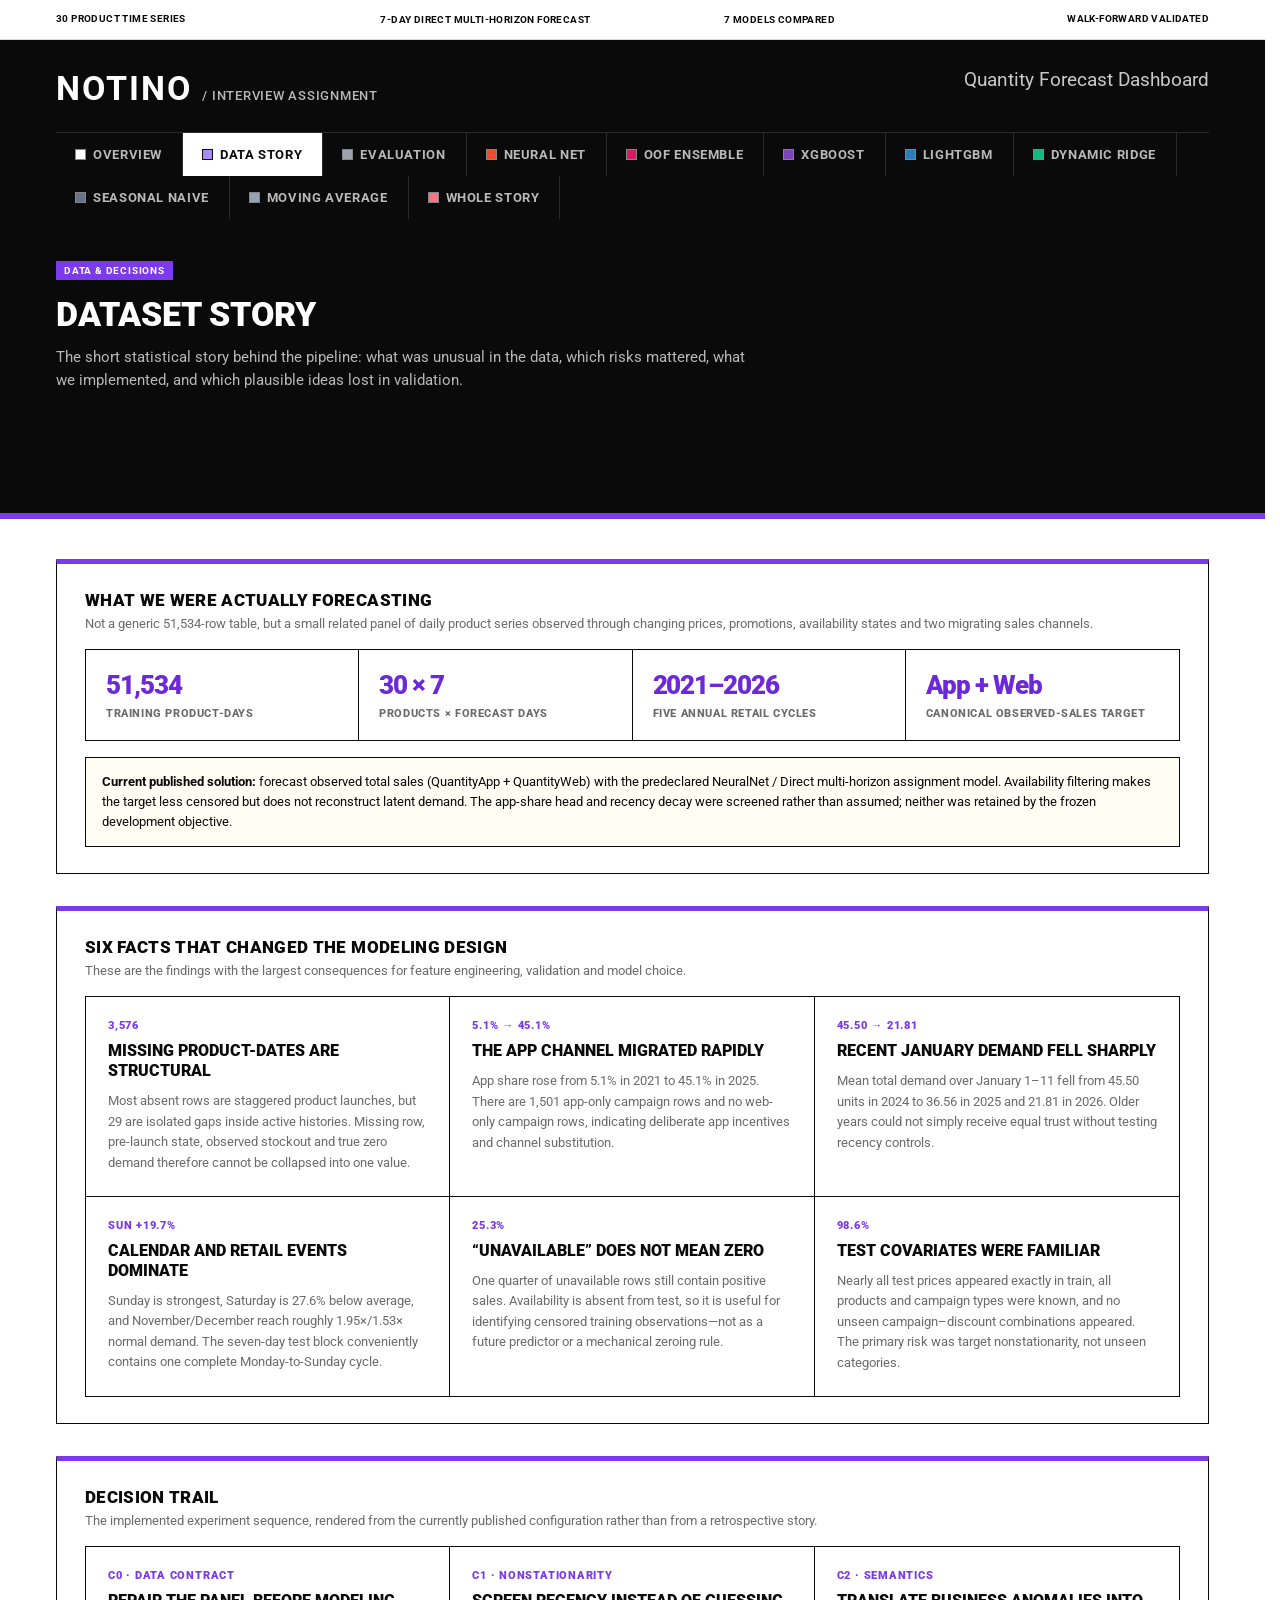
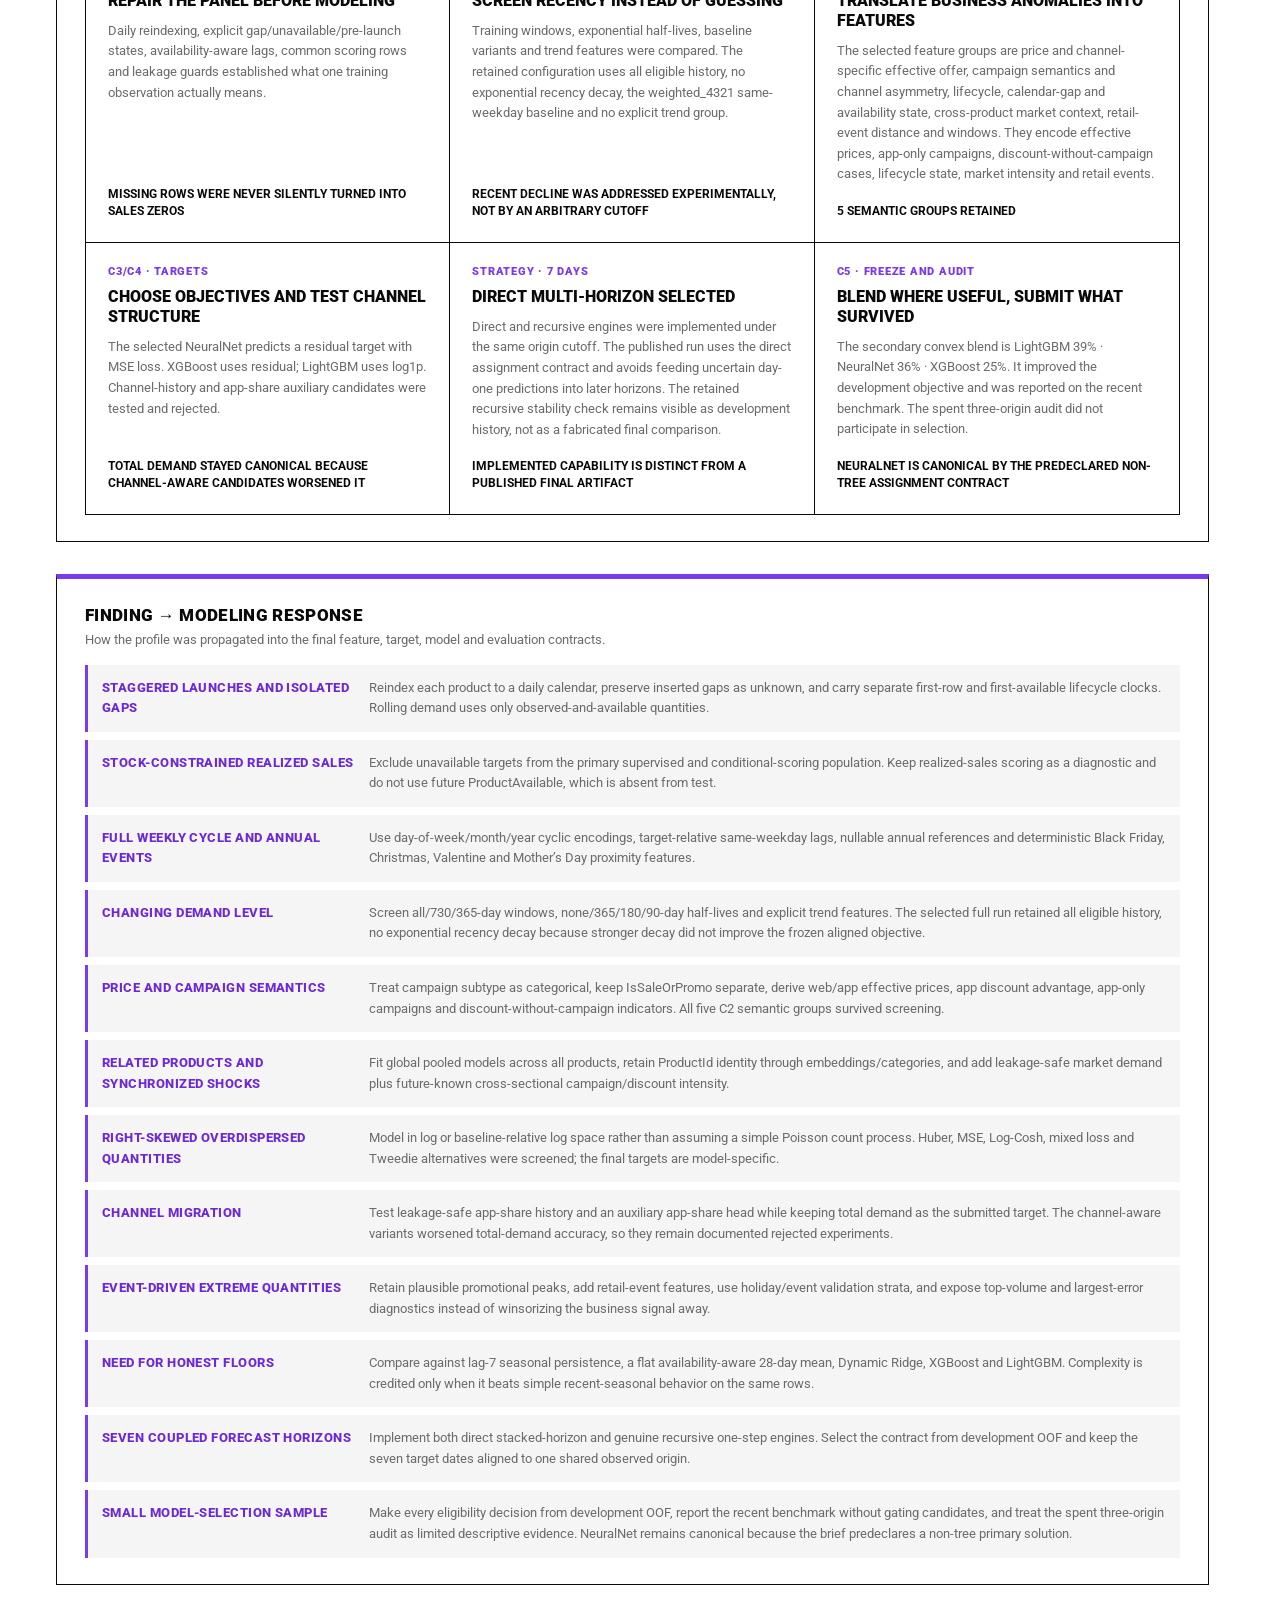
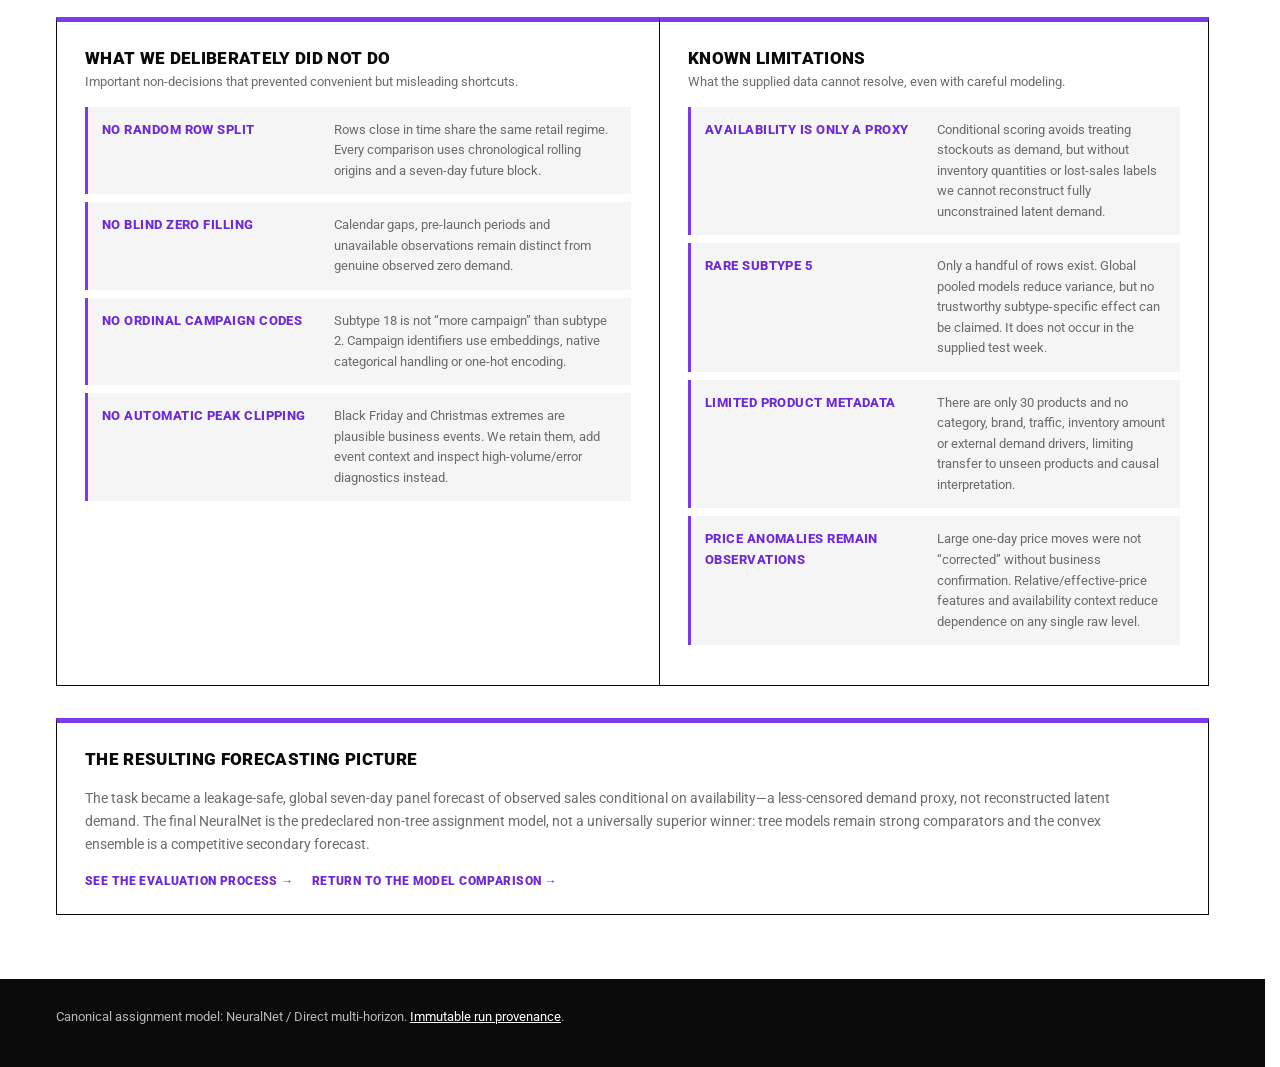
<file: docs/dataset.html>
<!DOCTYPE html>
<html lang="en">
<head>
  <meta charset="UTF-8" />
  <meta name="viewport" content="width=device-width, initial-scale=1.0" />
  <title>NOTINO - predikce</title>
  <link rel="icon" href="./favicon.svg" type="image/svg+xml" />
  <link rel="stylesheet" href="./styles.css?v=22" />
</head>
<body>
  <div class="bg-glow"></div>

  <div class="promo-bar">
    <a class="promo-dataset-link" data-dataset-link href="./dataset.html" title="The data structure and the modeling decisions it forced">30 Product Time Series</a>
    <span id="promo-strategy">7-Day Forecast</span>
    <span id="promo-model-count">Models Compared</span>
    <a class="promo-evaluation-link" data-evaluation-link href="./evaluation.html" title="Rolling forecast origins; not the same thing as recursive inference">Walk-Forward Validated</a>
  </div>

  <header class="hero">
    <div class="hero-top">
      <div class="brand">
        <span class="brand-logo">NOTINO</span>
        <span class="brand-tagline">/ Interview Assignment</span>
      </div>
      <div class="hero-title-block">
        <h1>Quantity Forecast Dashboard</h1>
      </div>
    </div>
    <nav class="site-nav" id="site-nav" aria-label="Forecast assignment sections"></nav>
  </header>

  <header class="description-strip model-hero dataset-hero">
    <span class="model-badge">Data & decisions</span>
    <h1>Dataset story</h1>
    <p class="blurb">The short statistical story behind the pipeline: what was unusual in the data, which risks mattered, what we implemented, and which plausible ideas lost in validation.</p>
  </header>

  <main id="app">
    <section class="panel dataset-story-panel">
      <div class="panel-header">
        <h2>What we were actually forecasting</h2>
        <p>Not a generic 51,534-row table, but a small related panel of daily product series observed through changing prices, promotions, availability states and two migrating sales channels.</p>
      </div>
      <div class="dataset-stat-grid">
        <article><strong>51,534</strong><span>training product-days</span></article>
        <article><strong>30 × 7</strong><span>products × forecast days</span></article>
        <article><strong>2021–2026</strong><span>five annual retail cycles</span></article>
        <article><strong>App + Web</strong><span>canonical observed-sales target</span></article>
      </div>
      <div class="diagnostic-note dataset-current-note" id="dataset-current-note"></div>
    </section>

    <section class="panel dataset-facts-panel">
      <div class="panel-header">
        <h2>Six facts that changed the modeling design</h2>
        <p>These are the findings with the largest consequences for feature engineering, validation and model choice.</p>
      </div>
      <div class="dataset-fact-grid">
        <article class="dataset-fact-card">
          <span class="dataset-fact-number">3,576</span>
          <h3>Missing product-dates are structural</h3>
          <p>Most absent rows are staggered product launches, but 29 are isolated gaps inside active histories. Missing row, pre-launch state, observed stockout and true zero demand therefore cannot be collapsed into one value.</p>
        </article>
        <article class="dataset-fact-card">
          <span class="dataset-fact-number">5.1% → 45.1%</span>
          <h3>The app channel migrated rapidly</h3>
          <p>App share rose from 5.1% in 2021 to 45.1% in 2025. There are 1,501 app-only campaign rows and no web-only campaign rows, indicating deliberate app incentives and channel substitution.</p>
        </article>
        <article class="dataset-fact-card">
          <span class="dataset-fact-number">45.50 → 21.81</span>
          <h3>Recent January demand fell sharply</h3>
          <p>Mean total demand over January 1–11 fell from 45.50 units in 2024 to 36.56 in 2025 and 21.81 in 2026. Older years could not simply receive equal trust without testing recency controls.</p>
        </article>
        <article class="dataset-fact-card">
          <span class="dataset-fact-number">Sun +19.7%</span>
          <h3>Calendar and retail events dominate</h3>
          <p>Sunday is strongest, Saturday is 27.6% below average, and November/December reach roughly 1.95×/1.53× normal demand. The seven-day test block conveniently contains one complete Monday-to-Sunday cycle.</p>
        </article>
        <article class="dataset-fact-card">
          <span class="dataset-fact-number">25.3%</span>
          <h3>“Unavailable” does not mean zero</h3>
          <p>One quarter of unavailable rows still contain positive sales. Availability is absent from test, so it is useful for identifying censored training observations—not as a future predictor or a mechanical zeroing rule.</p>
        </article>
        <article class="dataset-fact-card">
          <span class="dataset-fact-number">98.6%</span>
          <h3>Test covariates were familiar</h3>
          <p>Nearly all test prices appeared exactly in train, all products and campaign types were known, and no unseen campaign–discount combinations appeared. The primary risk was target nonstationarity, not unseen categories.</p>
        </article>
      </div>
    </section>

    <section class="panel dataset-trail-panel">
      <div class="panel-header">
        <h2>Decision trail</h2>
        <p>The implemented experiment sequence, rendered from the currently published configuration rather than from a retrospective story.</p>
      </div>
      <div class="dataset-decision-trail" id="dataset-decision-trail"></div>
    </section>

    <section class="panel dataset-method-panel">
      <div class="panel-header">
        <h2>Finding → modeling response</h2>
        <p>How the profile was propagated into the final feature, target, model and evaluation contracts.</p>
      </div>
      <div class="definition-list dataset-response-list" id="dataset-response-list"></div>
    </section>

    <section class="panel-grid dataset-two-column-grid">
      <section class="panel dataset-method-panel">
        <div class="panel-header">
          <h2>What we deliberately did not do</h2>
          <p>Important non-decisions that prevented convenient but misleading shortcuts.</p>
        </div>
        <div class="definition-list">
          <div class="definition-item dataset-response-item"><strong>No random row split</strong><span>Rows close in time share the same retail regime. Every comparison uses chronological rolling origins and a seven-day future block.</span></div>
          <div class="definition-item dataset-response-item"><strong>No blind zero filling</strong><span>Calendar gaps, pre-launch periods and unavailable observations remain distinct from genuine observed zero demand.</span></div>
          <div class="definition-item dataset-response-item"><strong>No ordinal campaign codes</strong><span>Subtype 18 is not “more campaign” than subtype 2. Campaign identifiers use embeddings, native categorical handling or one-hot encoding.</span></div>
          <div class="definition-item dataset-response-item"><strong>No automatic peak clipping</strong><span>Black Friday and Christmas extremes are plausible business events. We retain them, add event context and inspect high-volume/error diagnostics instead.</span></div>
        </div>
      </section>

      <section class="panel dataset-method-panel">
        <div class="panel-header">
          <h2>Known limitations</h2>
          <p>What the supplied data cannot resolve, even with careful modeling.</p>
        </div>
        <div class="definition-list">
          <div class="definition-item dataset-response-item"><strong>Availability is only a proxy</strong><span>Conditional scoring avoids treating stockouts as demand, but without inventory quantities or lost-sales labels we cannot reconstruct fully unconstrained latent demand.</span></div>
          <div class="definition-item dataset-response-item"><strong>Rare subtype 5</strong><span>Only a handful of rows exist. Global pooled models reduce variance, but no trustworthy subtype-specific effect can be claimed. It does not occur in the supplied test week.</span></div>
          <div class="definition-item dataset-response-item"><strong>Limited product metadata</strong><span>There are only 30 products and no category, brand, traffic, inventory amount or external demand drivers, limiting transfer to unseen products and causal interpretation.</span></div>
          <div class="definition-item dataset-response-item"><strong>Price anomalies remain observations</strong><span>Large one-day price moves were not “corrected” without business confirmation. Relative/effective-price features and availability context reduce dependence on any single raw level.</span></div>
        </div>
      </section>
    </section>

    <section class="panel dataset-method-panel dataset-closing-panel">
      <div class="panel-header">
        <h2>The resulting forecasting picture</h2>
      </div>
      <p class="dataset-closing-copy">The task became a leakage-safe, global seven-day panel forecast of observed sales conditional on availability—a less-censored demand proxy, not reconstructed latent demand. The final NeuralNet is the predeclared non-tree assignment model, not a universally superior winner: tree models remain strong comparators and the convex ensemble is a competitive secondary forecast.</p>
      <div class="dataset-page-links">
        <a href="./evaluation.html" data-evaluation-link>See the evaluation process →</a>
        <a href="./index.html" data-overview-link>Return to the model comparison →</a>
      </div>
    </section>
  </main>

  <footer>
    <p id="footer-method-text">Loading canonical forecasting method…</p>
  </footer>

  <script>window.STATIC_DASHBOARD = true;</script>
  <script src="./common.js?v=17"></script>
  <script src="./dataset.js?v=2"></script>
</body>
</html>
</file>
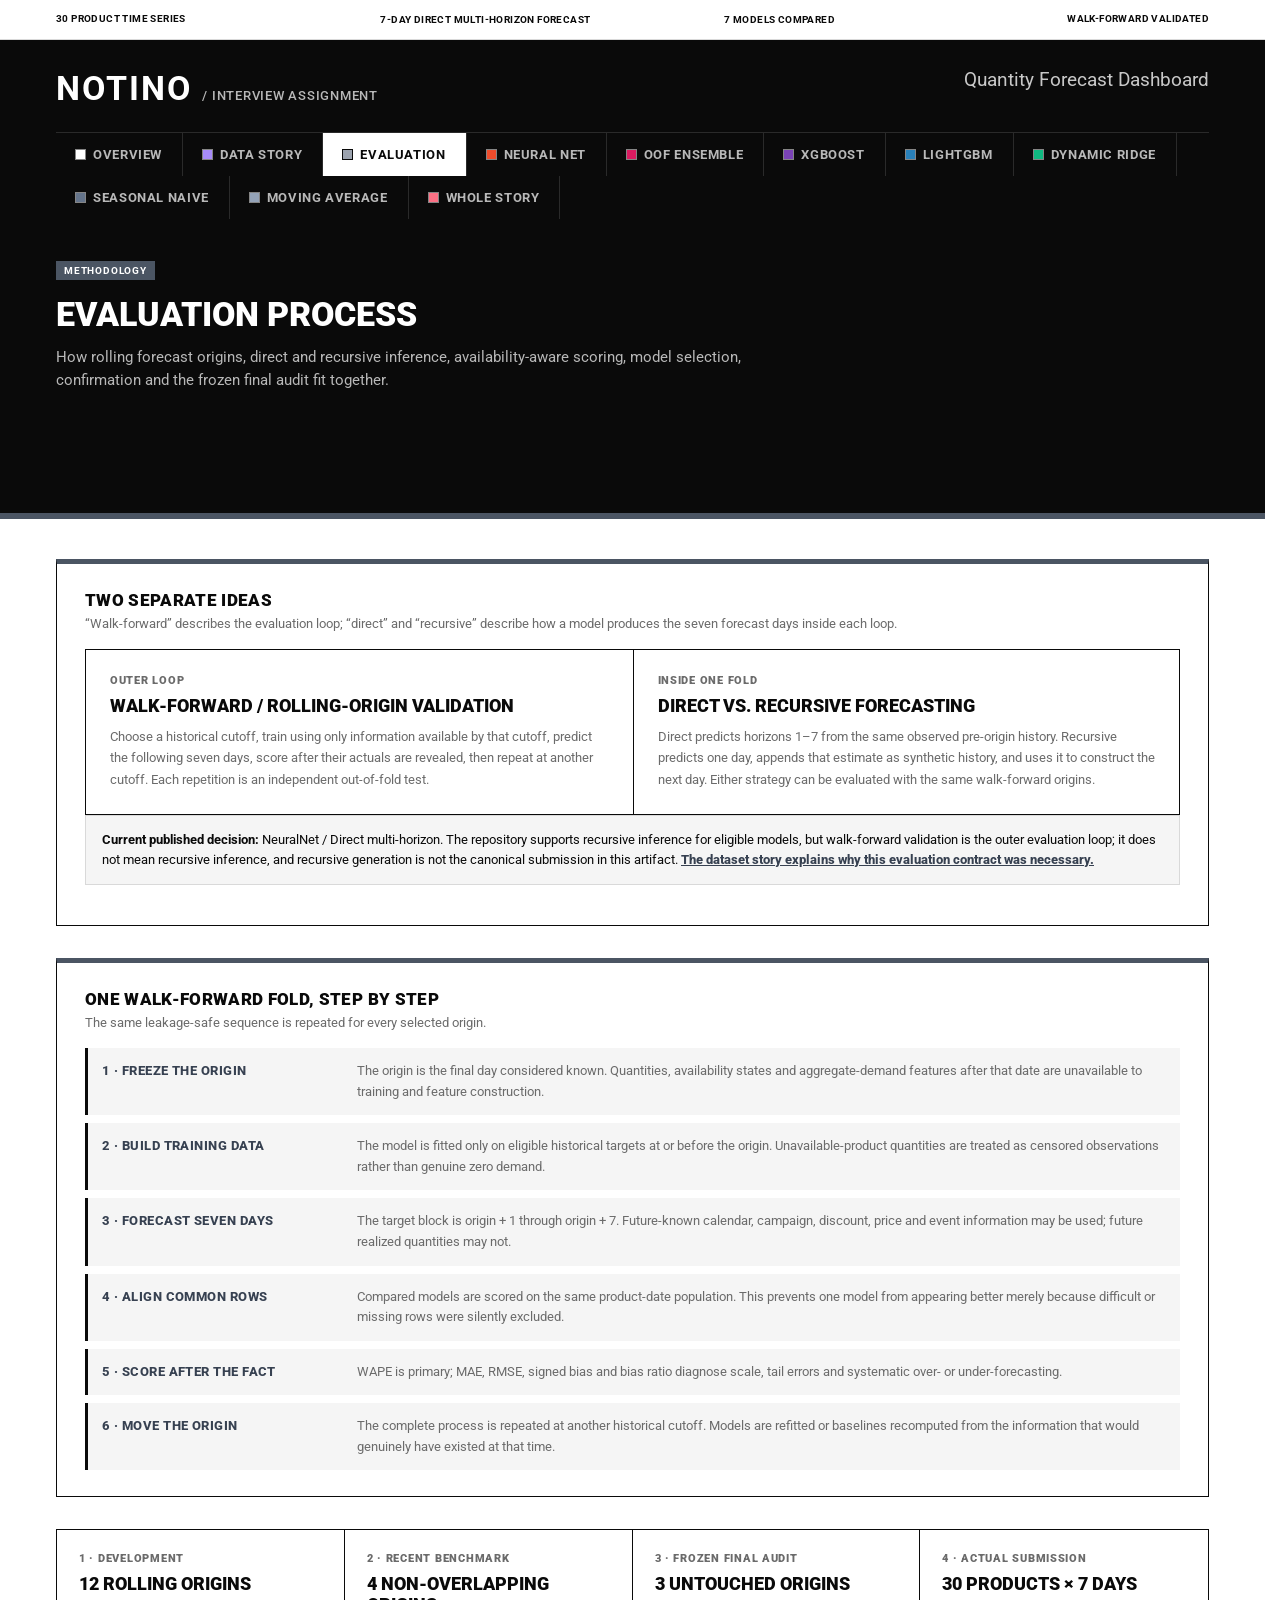
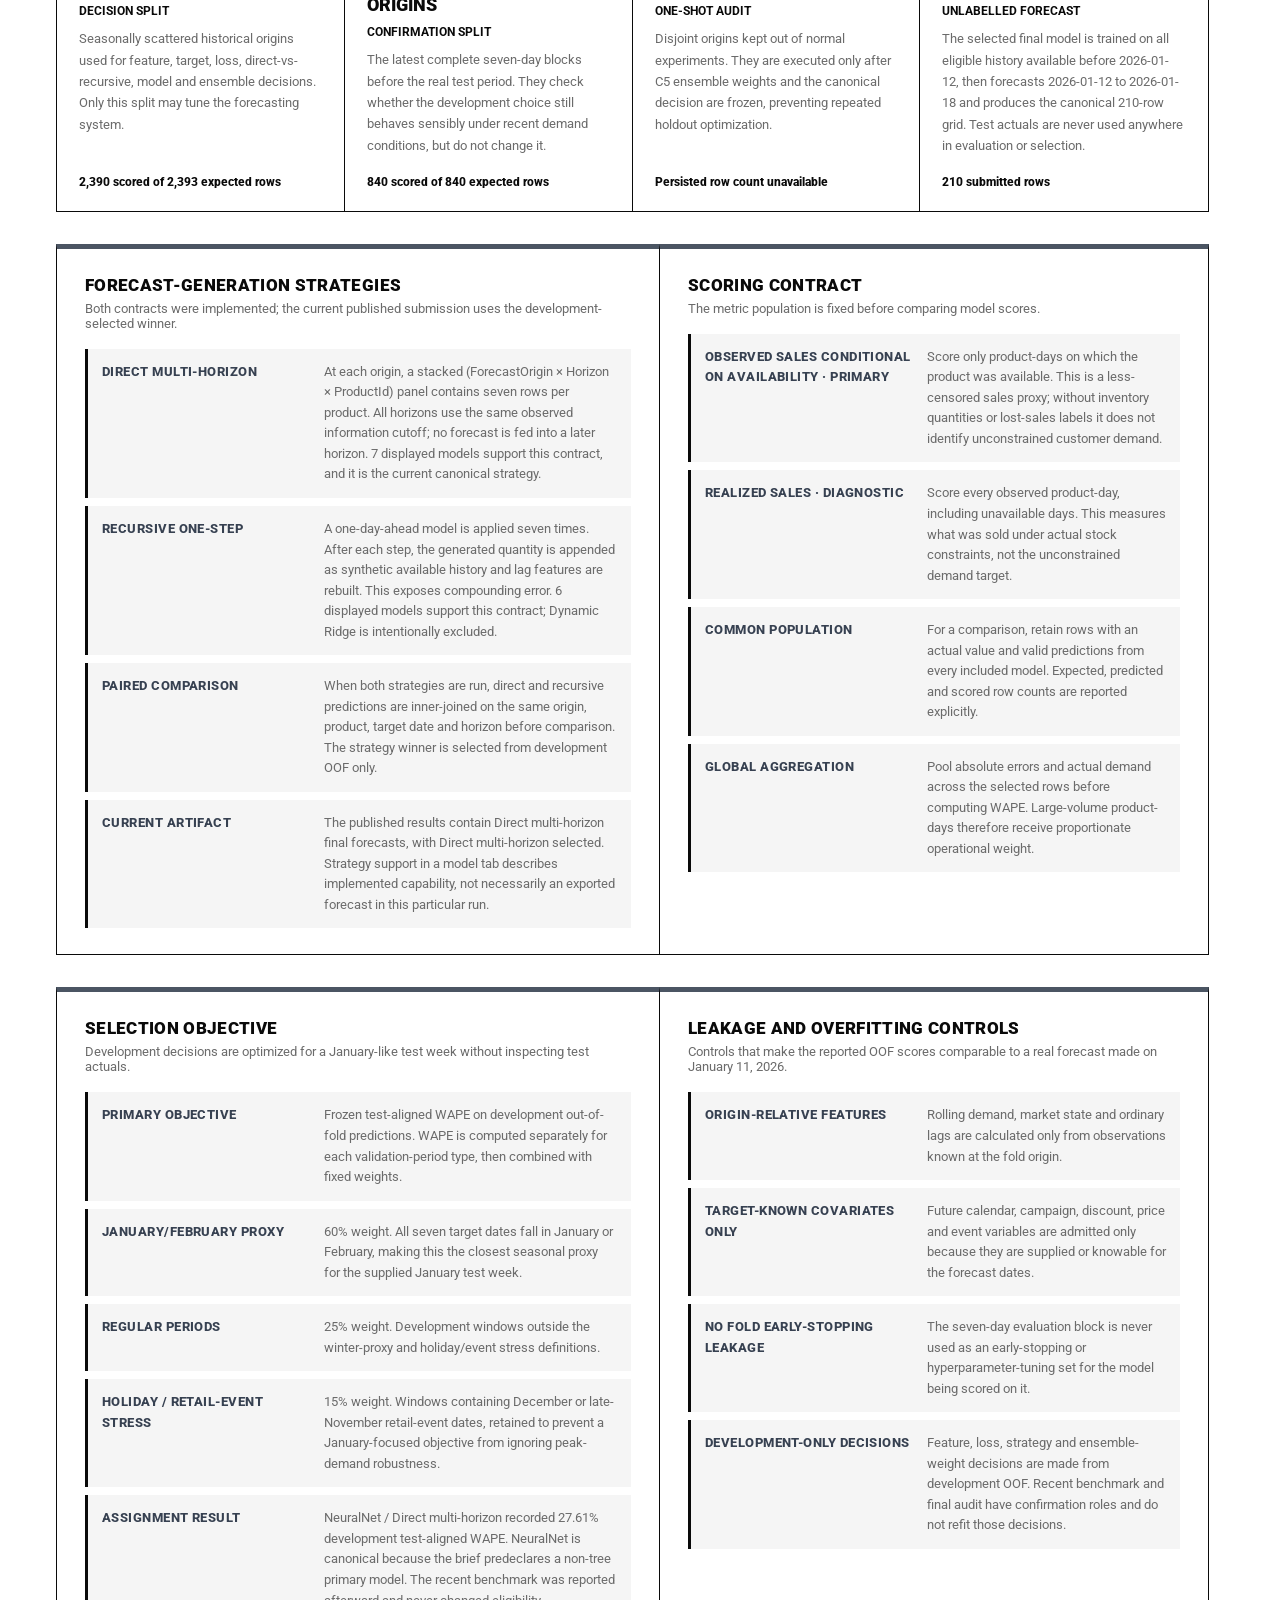
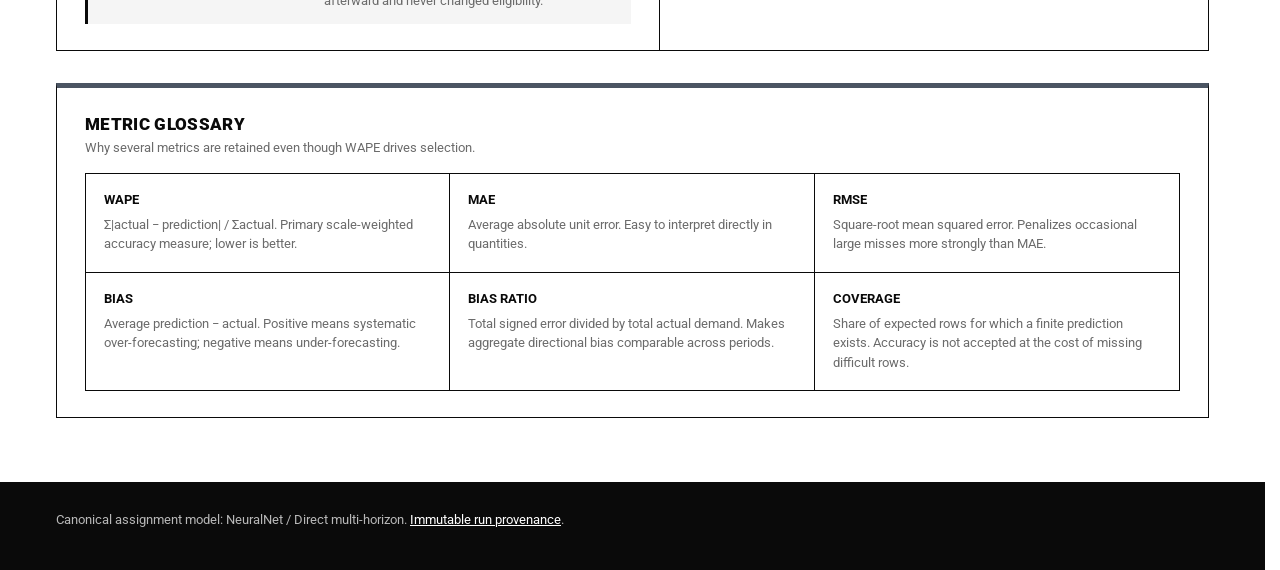
<file: docs/evaluation.html>
<!DOCTYPE html>
<html lang="en">
<head>
  <meta charset="UTF-8" />
  <meta name="viewport" content="width=device-width, initial-scale=1.0" />
  <title>NOTINO - predikce</title>
  <link rel="icon" href="./favicon.svg" type="image/svg+xml" />
  <link rel="stylesheet" href="./styles.css?v=22" />
</head>
<body>
  <div class="bg-glow"></div>

  <div class="promo-bar">
    <a class="promo-dataset-link" data-dataset-link href="./dataset.html" title="The data structure and the modeling decisions it forced">30 Product Time Series</a>
    <span id="promo-strategy">7-Day Forecast</span>
    <span id="promo-model-count">Models Compared</span>
    <a class="promo-evaluation-link" data-evaluation-link href="./evaluation.html" title="Rolling forecast origins; not the same thing as recursive inference">Walk-Forward Validated</a>
  </div>

  <header class="hero">
    <div class="hero-top">
      <div class="brand">
        <span class="brand-logo">NOTINO</span>
        <span class="brand-tagline">/ Interview Assignment</span>
      </div>
      <div class="hero-title-block">
        <h1>Quantity Forecast Dashboard</h1>
      </div>
    </div>
    <nav class="site-nav" id="site-nav" aria-label="Forecast assignment sections"></nav>
  </header>

  <header class="description-strip model-hero evaluation-hero">
    <span class="model-badge">Methodology</span>
    <h1>Evaluation process</h1>
    <p class="blurb">How rolling forecast origins, direct and recursive inference, availability-aware scoring, model selection, confirmation and the frozen final audit fit together.</p>
  </header>

  <main id="app">
    <section class="panel evaluation-distinction-panel">
      <div class="panel-header">
        <h2>Two separate ideas</h2>
        <p>“Walk-forward” describes the evaluation loop; “direct” and “recursive” describe how a model produces the seven forecast days inside each loop.</p>
      </div>
      <div class="evaluation-concept-grid">
        <article class="evaluation-concept-card">
          <span class="evaluation-concept-kicker">Outer loop</span>
          <h3>Walk-forward / rolling-origin validation</h3>
          <p>Choose a historical cutoff, train using only information available by that cutoff, predict the following seven days, score after their actuals are revealed, then repeat at another cutoff. Each repetition is an independent out-of-fold test.</p>
        </article>
        <article class="evaluation-concept-card">
          <span class="evaluation-concept-kicker">Inside one fold</span>
          <h3>Direct vs. recursive forecasting</h3>
          <p>Direct predicts horizons 1–7 from the same observed pre-origin history. Recursive predicts one day, appends that estimate as synthetic history, and uses it to construct the next day. Either strategy can be evaluated with the same walk-forward origins.</p>
        </article>
      </div>
      <div class="diagnostic-note compact evaluation-current-note" id="evaluation-current-note"></div>
    </section>

    <section class="panel evaluation-method-panel">
      <div class="panel-header">
        <h2>One walk-forward fold, step by step</h2>
        <p>The same leakage-safe sequence is repeated for every selected origin.</p>
      </div>
      <div class="definition-list evaluation-step-list">
        <div class="definition-item evaluation-step-item"><strong>1 · Freeze the origin</strong><span>The origin is the final day considered known. Quantities, availability states and aggregate-demand features after that date are unavailable to training and feature construction.</span></div>
        <div class="definition-item evaluation-step-item"><strong>2 · Build training data</strong><span>The model is fitted only on eligible historical targets at or before the origin. Unavailable-product quantities are treated as censored observations rather than genuine zero demand.</span></div>
        <div class="definition-item evaluation-step-item"><strong>3 · Forecast seven days</strong><span>The target block is origin + 1 through origin + 7. Future-known calendar, campaign, discount, price and event information may be used; future realized quantities may not.</span></div>
        <div class="definition-item evaluation-step-item"><strong>4 · Align common rows</strong><span>Compared models are scored on the same product-date population. This prevents one model from appearing better merely because difficult or missing rows were silently excluded.</span></div>
        <div class="definition-item evaluation-step-item"><strong>5 · Score after the fact</strong><span>WAPE is primary; MAE, RMSE, signed bias and bias ratio diagnose scale, tail errors and systematic over- or under-forecasting.</span></div>
        <div class="definition-item evaluation-step-item"><strong>6 · Move the origin</strong><span>The complete process is repeated at another historical cutoff. Models are refitted or baselines recomputed from the information that would genuinely have existed at that time.</span></div>
      </div>
    </section>

    <section class="evaluation-stage-grid" id="evaluation-stage-grid"></section>

    <section class="panel-grid evaluation-two-column-grid">
      <section class="panel evaluation-method-panel">
        <div class="panel-header">
          <h2>Forecast-generation strategies</h2>
          <p>Both contracts were implemented; the current published submission uses the development-selected winner.</p>
        </div>
        <div class="definition-list" id="strategy-method-list"></div>
      </section>

      <section class="panel evaluation-method-panel">
        <div class="panel-header">
          <h2>Scoring contract</h2>
          <p>The metric population is fixed before comparing model scores.</p>
        </div>
        <div class="definition-list">
          <div class="definition-item evaluation-step-item"><strong>Observed sales conditional on availability · primary</strong><span>Score only product-days on which the product was available. This is a less-censored sales proxy; without inventory quantities or lost-sales labels it does not identify unconstrained customer demand.</span></div>
          <div class="definition-item evaluation-step-item"><strong>Realized sales · diagnostic</strong><span>Score every observed product-day, including unavailable days. This measures what was sold under actual stock constraints, not the unconstrained demand target.</span></div>
          <div class="definition-item evaluation-step-item"><strong>Common population</strong><span>For a comparison, retain rows with an actual value and valid predictions from every included model. Expected, predicted and scored row counts are reported explicitly.</span></div>
          <div class="definition-item evaluation-step-item"><strong>Global aggregation</strong><span>Pool absolute errors and actual demand across the selected rows before computing WAPE. Large-volume product-days therefore receive proportionate operational weight.</span></div>
        </div>
      </section>
    </section>

    <section class="panel-grid evaluation-two-column-grid">
      <section class="panel evaluation-method-panel">
        <div class="panel-header">
          <h2>Selection objective</h2>
          <p>Development decisions are optimized for a January-like test week without inspecting test actuals.</p>
        </div>
        <div class="definition-list" id="selection-objective-list"></div>
      </section>

      <section class="panel evaluation-method-panel">
        <div class="panel-header">
          <h2>Leakage and overfitting controls</h2>
          <p>Controls that make the reported OOF scores comparable to a real forecast made on January 11, 2026.</p>
        </div>
        <div class="definition-list">
          <div class="definition-item evaluation-step-item"><strong>Origin-relative features</strong><span>Rolling demand, market state and ordinary lags are calculated only from observations known at the fold origin.</span></div>
          <div class="definition-item evaluation-step-item"><strong>Target-known covariates only</strong><span>Future calendar, campaign, discount, price and event variables are admitted only because they are supplied or knowable for the forecast dates.</span></div>
          <div class="definition-item evaluation-step-item"><strong>No fold early-stopping leakage</strong><span>The seven-day evaluation block is never used as an early-stopping or hyperparameter-tuning set for the model being scored on it.</span></div>
          <div class="definition-item evaluation-step-item"><strong>Development-only decisions</strong><span>Feature, loss, strategy and ensemble-weight decisions are made from development OOF. Recent benchmark and final audit have confirmation roles and do not refit those decisions.</span></div>
        </div>
      </section>
    </section>

    <section class="panel evaluation-method-panel">
      <div class="panel-header">
        <h2>Metric glossary</h2>
        <p>Why several metrics are retained even though WAPE drives selection.</p>
      </div>
      <div class="metric-glossary-grid">
        <article><strong>WAPE</strong><span>Σ|actual − prediction| / Σactual. Primary scale-weighted accuracy measure; lower is better.</span></article>
        <article><strong>MAE</strong><span>Average absolute unit error. Easy to interpret directly in quantities.</span></article>
        <article><strong>RMSE</strong><span>Square-root mean squared error. Penalizes occasional large misses more strongly than MAE.</span></article>
        <article><strong>Bias</strong><span>Average prediction − actual. Positive means systematic over-forecasting; negative means under-forecasting.</span></article>
        <article><strong>Bias ratio</strong><span>Total signed error divided by total actual demand. Makes aggregate directional bias comparable across periods.</span></article>
        <article><strong>Coverage</strong><span>Share of expected rows for which a finite prediction exists. Accuracy is not accepted at the cost of missing difficult rows.</span></article>
      </div>
    </section>
  </main>

  <footer>
    <p id="footer-method-text">Loading canonical forecasting method…</p>
  </footer>

  <script>window.STATIC_DASHBOARD = true;</script>
  <script src="./common.js?v=17"></script>
  <script src="./evaluation.js?v=3"></script>
</body>
</html>
</file>
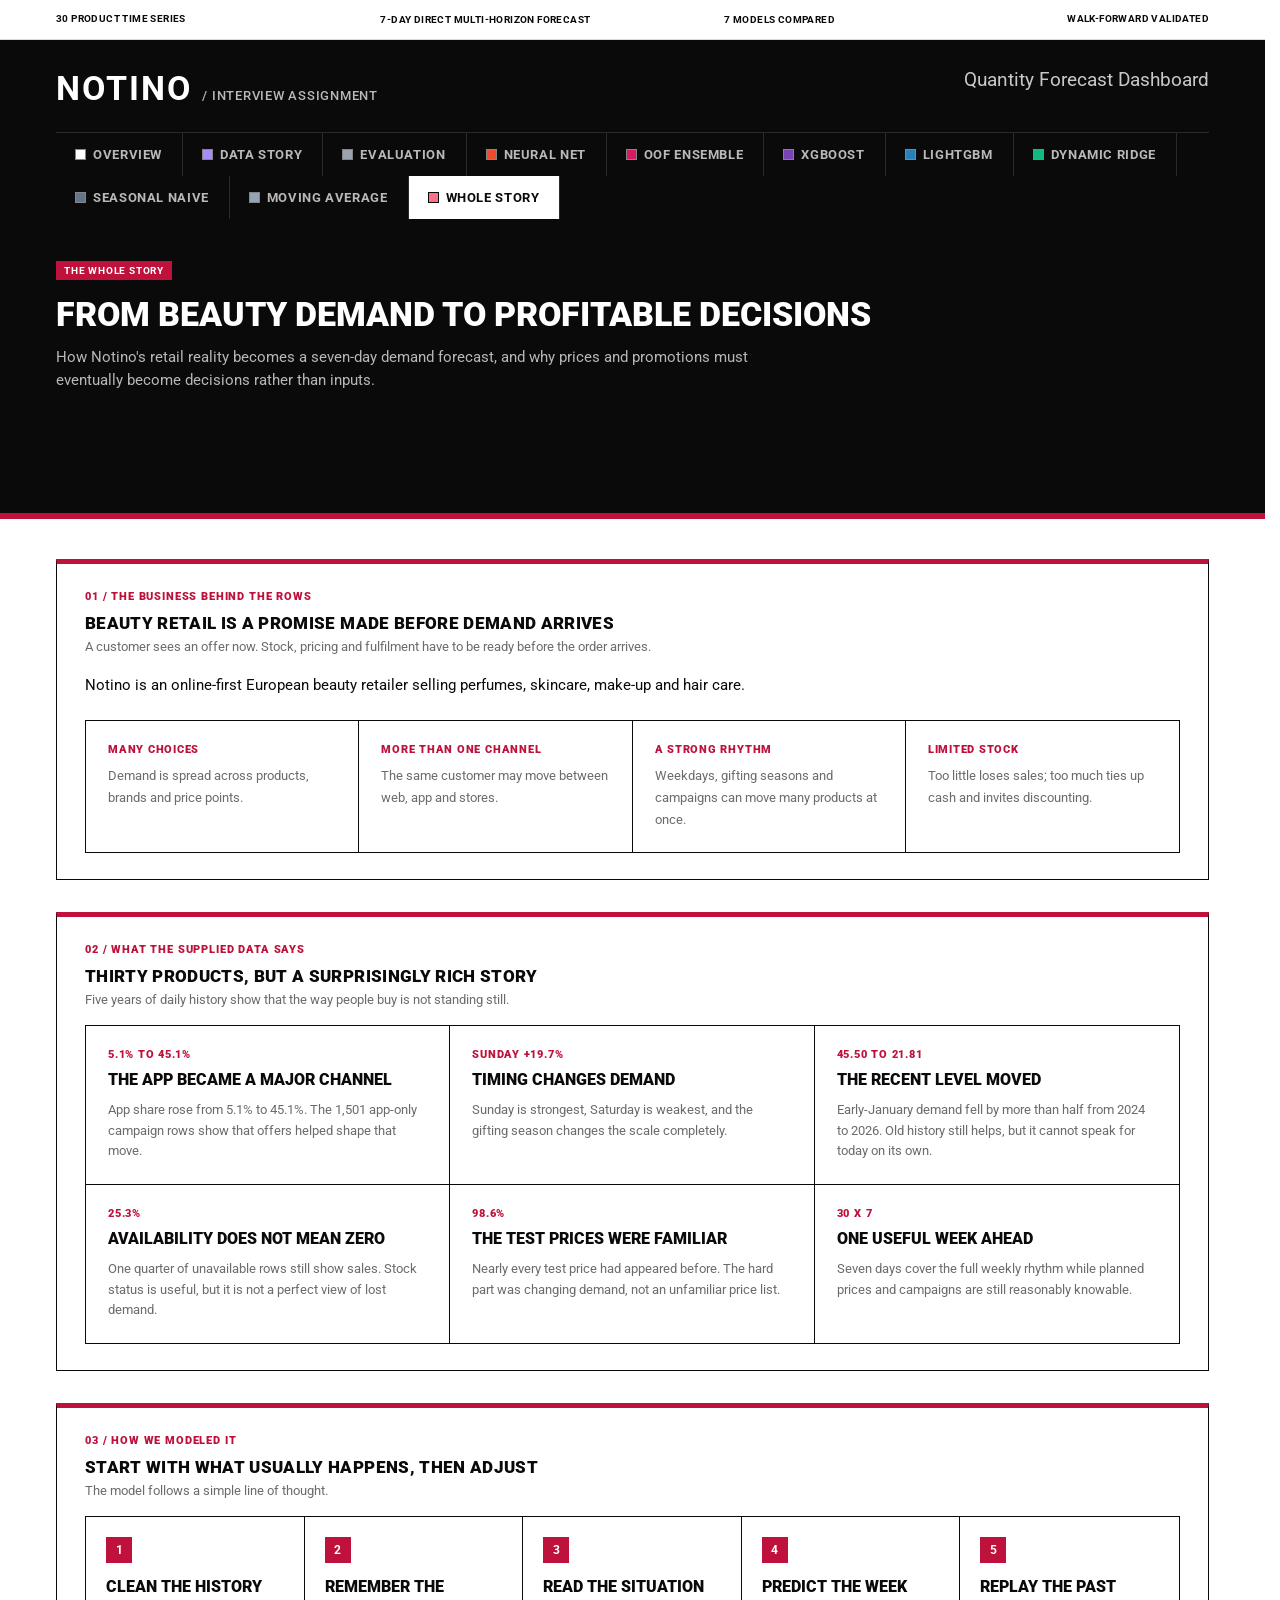
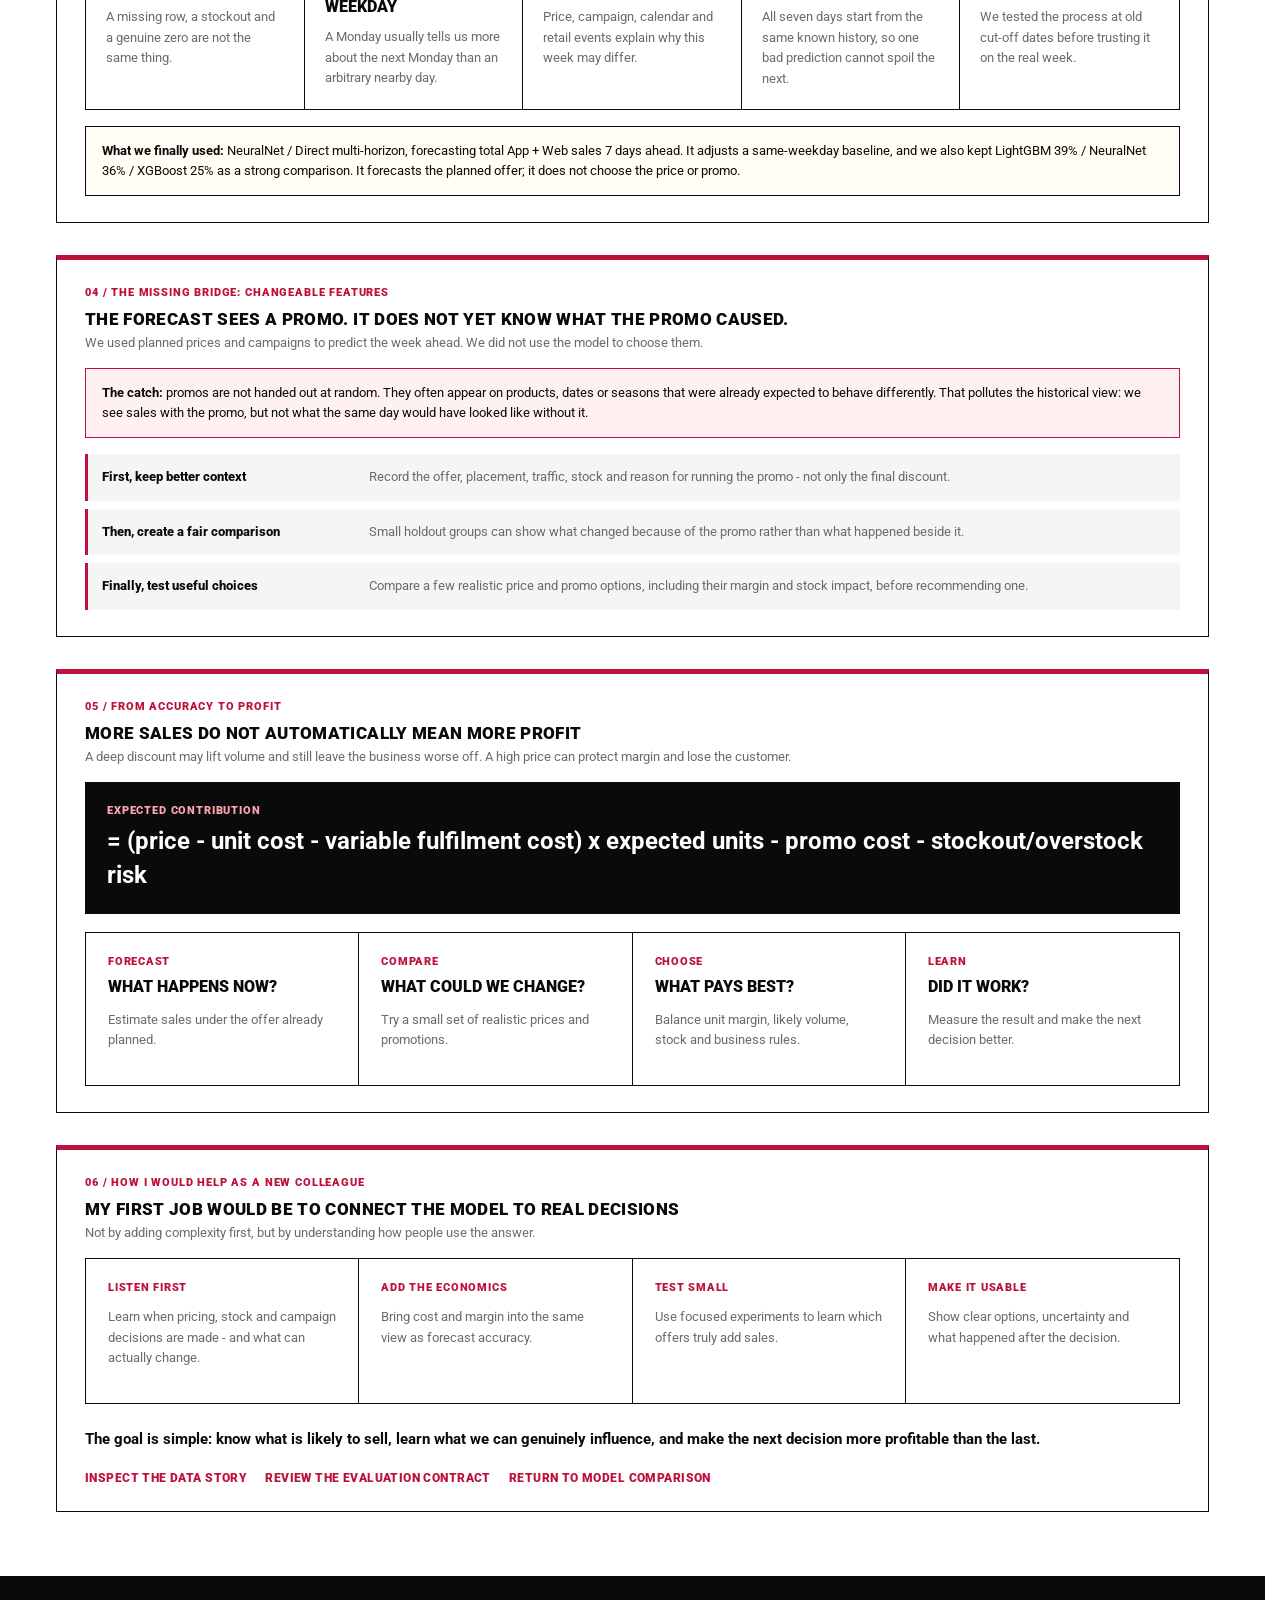
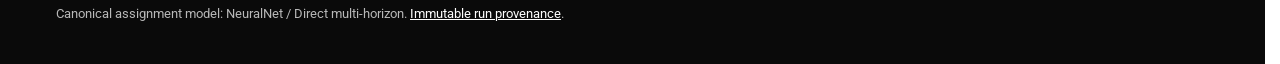
<file: docs/whole-story.html>
<!DOCTYPE html>
<html lang="en">
<head>
  <meta charset="UTF-8" />
  <meta name="viewport" content="width=device-width, initial-scale=1.0" />
  <title>NOTINO - predikce</title>
  <link rel="icon" href="./favicon.svg" type="image/svg+xml" />
  <link rel="stylesheet" href="./styles.css?v=22" />
</head>
<body>
  <div class="bg-glow"></div>

  <div class="promo-bar">
    <a class="promo-dataset-link" data-dataset-link href="./dataset.html" title="The data structure and the modeling decisions it forced">30 Product Time Series</a>
    <span id="promo-strategy">7-Day Forecast</span>
    <span id="promo-model-count">Models Compared</span>
    <a class="promo-evaluation-link" data-evaluation-link href="./evaluation.html" title="Rolling forecast origins; not the same thing as recursive inference">Walk-Forward Validated</a>
  </div>

  <header class="hero">
    <div class="hero-top">
      <div class="brand">
        <span class="brand-logo">NOTINO</span>
        <span class="brand-tagline">/ Interview Assignment</span>
      </div>
      <div class="hero-title-block">
        <h1>Quantity Forecast Dashboard</h1>
      </div>
    </div>
    <nav class="site-nav" id="site-nav" aria-label="Forecast assignment sections"></nav>
  </header>

  <header class="description-strip model-hero wholestory-hero">
    <span class="model-badge">The whole story</span>
    <h1>From beauty demand to profitable decisions</h1>
    <p class="blurb">How Notino's retail reality becomes a seven-day demand forecast, and why prices and promotions must eventually become decisions rather than inputs.</p>
  </header>

  <main id="app">
    <section class="panel wholestory-panel wholestory-opening-panel">
      <span class="wholestory-chapter">01 / The business behind the rows</span>
      <div class="panel-header">
        <h2>Beauty retail is a promise made before demand arrives</h2>
        <p>A customer sees an offer now. Stock, pricing and fulfilment have to be ready before the order arrives.</p>
      </div>
      <p class="wholestory-lede">Notino is an online-first European beauty retailer selling perfumes, skincare, make-up and hair care.</p>
      <div class="wholestory-stat-grid">
        <article><strong>Many choices</strong><span>Demand is spread across products, brands and price points.</span></article>
        <article><strong>More than one channel</strong><span>The same customer may move between web, app and stores.</span></article>
        <article><strong>A strong rhythm</strong><span>Weekdays, gifting seasons and campaigns can move many products at once.</span></article>
        <article><strong>Limited stock</strong><span>Too little loses sales; too much ties up cash and invites discounting.</span></article>
      </div>
    </section>

    <section class="panel wholestory-panel">
      <span class="wholestory-chapter">02 / What the supplied data says</span>
      <div class="panel-header">
        <h2>Thirty products, but a surprisingly rich story</h2>
        <p>Five years of daily history show that the way people buy is not standing still.</p>
      </div>
      <div class="wholestory-fact-grid">
        <article>
          <span class="wholestory-fact-number">5.1% to 45.1%</span>
          <h3>The app became a major channel</h3>
          <p>App share rose from 5.1% to 45.1%. The 1,501 app-only campaign rows show that offers helped shape that move.</p>
        </article>
        <article>
          <span class="wholestory-fact-number">Sunday +19.7%</span>
          <h3>Timing changes demand</h3>
          <p>Sunday is strongest, Saturday is weakest, and the gifting season changes the scale completely.</p>
        </article>
        <article>
          <span class="wholestory-fact-number">45.50 to 21.81</span>
          <h3>The recent level moved</h3>
          <p>Early-January demand fell by more than half from 2024 to 2026. Old history still helps, but it cannot speak for today on its own.</p>
        </article>
        <article>
          <span class="wholestory-fact-number">25.3%</span>
          <h3>Availability does not mean zero</h3>
          <p>One quarter of unavailable rows still show sales. Stock status is useful, but it is not a perfect view of lost demand.</p>
        </article>
        <article>
          <span class="wholestory-fact-number">98.6%</span>
          <h3>The test prices were familiar</h3>
          <p>Nearly every test price had appeared before. The hard part was changing demand, not an unfamiliar price list.</p>
        </article>
        <article>
          <span class="wholestory-fact-number">30 x 7</span>
          <h3>One useful week ahead</h3>
          <p>Seven days cover the full weekly rhythm while planned prices and campaigns are still reasonably knowable.</p>
        </article>
      </div>
    </section>

    <section class="panel wholestory-panel">
      <span class="wholestory-chapter">03 / How we modeled it</span>
      <div class="panel-header">
        <h2>Start with what usually happens, then adjust</h2>
        <p>The model follows a simple line of thought.</p>
      </div>
      <div class="wholestory-flow">
        <article><strong>1</strong><h3>Clean the history</h3><p>A missing row, a stockout and a genuine zero are not the same thing.</p></article>
        <article><strong>2</strong><h3>Remember the weekday</h3><p>A Monday usually tells us more about the next Monday than an arbitrary nearby day.</p></article>
        <article><strong>3</strong><h3>Read the situation</h3><p>Price, campaign, calendar and retail events explain why this week may differ.</p></article>
        <article><strong>4</strong><h3>Predict the week</h3><p>All seven days start from the same known history, so one bad prediction cannot spoil the next.</p></article>
        <article><strong>5</strong><h3>Replay the past</h3><p>We tested the process at old cut-off dates before trusting it on the real week.</p></article>
      </div>
      <div class="diagnostic-note wholestory-current-note" id="wholestory-current-note"></div>
    </section>

    <section class="panel wholestory-panel wholestory-change-panel">
      <span class="wholestory-chapter">04 / The missing bridge: changeable features</span>
      <div class="panel-header">
        <h2>The forecast sees a promo. It does not yet know what the promo caused.</h2>
        <p>We used planned prices and campaigns to predict the week ahead. We did not use the model to choose them.</p>
      </div>
      <div class="diagnostic-note wholestory-boundary-note">
        <strong>The catch:</strong> promos are not handed out at random. They often appear on products, dates or seasons that were already expected to behave differently. That pollutes the historical view: we see sales with the promo, but not what the same day would have looked like without it.
      </div>
      <div class="definition-list wholestory-response-list">
        <div class="definition-item"><strong>First, keep better context</strong><span>Record the offer, placement, traffic, stock and reason for running the promo - not only the final discount.</span></div>
        <div class="definition-item"><strong>Then, create a fair comparison</strong><span>Small holdout groups can show what changed because of the promo rather than what happened beside it.</span></div>
        <div class="definition-item"><strong>Finally, test useful choices</strong><span>Compare a few realistic price and promo options, including their margin and stock impact, before recommending one.</span></div>
      </div>
    </section>

    <section class="panel wholestory-panel">
      <span class="wholestory-chapter">05 / From accuracy to profit</span>
      <div class="panel-header">
        <h2>More sales do not automatically mean more profit</h2>
        <p>A deep discount may lift volume and still leave the business worse off. A high price can protect margin and lose the customer.</p>
      </div>
      <div class="wholestory-profit-equation">
        <span>Expected contribution</span>
        <strong>= (price - unit cost - variable fulfilment cost) x expected units - promo cost - stockout/overstock risk</strong>
      </div>
      <div class="wholestory-profit-grid">
        <article><span>Forecast</span><h3>What happens now?</h3><p>Estimate sales under the offer already planned.</p></article>
        <article><span>Compare</span><h3>What could we change?</h3><p>Try a small set of realistic prices and promotions.</p></article>
        <article><span>Choose</span><h3>What pays best?</h3><p>Balance unit margin, likely volume, stock and business rules.</p></article>
        <article><span>Learn</span><h3>Did it work?</h3><p>Measure the result and make the next decision better.</p></article>
      </div>
    </section>

    <section class="panel wholestory-panel wholestory-colleague-panel">
      <span class="wholestory-chapter">06 / How I would help as a new colleague</span>
      <div class="panel-header">
        <h2>My first job would be to connect the model to real decisions</h2>
        <p>Not by adding complexity first, but by understanding how people use the answer.</p>
      </div>
      <div class="wholestory-colleague-grid">
        <article><strong>Listen first</strong><p>Learn when pricing, stock and campaign decisions are made - and what can actually change.</p></article>
        <article><strong>Add the economics</strong><p>Bring cost and margin into the same view as forecast accuracy.</p></article>
        <article><strong>Test small</strong><p>Use focused experiments to learn which offers truly add sales.</p></article>
        <article><strong>Make it usable</strong><p>Show clear options, uncertainty and what happened after the decision.</p></article>
      </div>
      <p class="wholestory-closing">The goal is simple: know what is likely to sell, learn what we can genuinely influence, and make the next decision more profitable than the last.</p>
      <div class="dataset-page-links wholestory-page-links">
        <a href="./dataset.html" data-dataset-link>Inspect the data story</a>
        <a href="./evaluation.html" data-evaluation-link>Review the evaluation contract</a>
        <a href="./index.html" data-overview-link>Return to model comparison</a>
      </div>
    </section>
  </main>

  <footer>
    <p id="footer-method-text">Loading canonical forecasting method...</p>
  </footer>

  <script>window.STATIC_DASHBOARD = true;</script>
  <script src="./common.js?v=17"></script>
  <script src="./whole-story.js?v=2"></script>
</body>
</html>
</file>
<file: docs/styles.css>
@import url("https://fonts.googleapis.com/css2?family=Roboto:wght@400;500;700;900&display=swap");

:root {
  --bg: #ffffff;
  --ink: #0a0a0a;
  --panel: #ffffff;
  --panel-border: #0a0a0a;
  --text: #0a0a0a;
  --text-dim: #6b6b6b;
  --hairline: #d9d9d9;
  --surface: #f5f5f5;
  --good: #1a7a3c;
  --bad: #c62828;
  --radius: 0px;
  --page-padding-inline: 56px;
  --description-strip-padding-block: 40px;
  --description-strip-border-width: 6px;
  --description-strip-min-height: 300px;
}

* { box-sizing: border-box; }

html {
  scrollbar-gutter: stable;
}

body {
  margin: 0;
  font-family: "Roboto", -apple-system, BlinkMacSystemFont, "Segoe UI", Arial, sans-serif;
  background: var(--bg);
  color: var(--text);
  min-height: 100vh;
  position: relative;
  overflow-x: hidden;
}

.bg-glow { display: none; }

/* ---------------------------------------------------------------------- */
/* Promo bar (white stripe, like notino.cz's top promo strip)             */
/* ---------------------------------------------------------------------- */
.promo-bar {
  position: relative;
  z-index: 1;
  box-sizing: border-box;
  width: 100%;
  min-height: 40px;
  margin: 0;
  padding: 8px var(--page-padding-inline);
  display: grid;
  grid-template-columns: repeat(4, minmax(0, 1fr));
  align-items: center;
  column-gap: 24px;
  background: #fff;
  border-bottom: 1px solid var(--hairline);
  font-size: 10px;
  line-height: 1.2;
  font-weight: 700;
  text-transform: uppercase;
  letter-spacing: 0.04em;
  color: var(--text);
}

.promo-bar > * {
  min-width: 0;
  white-space: nowrap;
}

.promo-bar > :first-child {
  text-align: left;
}

.promo-bar > :nth-child(2),
.promo-bar > :nth-child(3) {
  text-align: center;
}

.promo-bar > :last-child {
  text-align: right;
}

@media (max-width: 840px) {
  .promo-bar {
    min-height: 57px;
    padding: 8px 24px;
    grid-template-columns: repeat(2, minmax(0, 1fr));
    column-gap: 24px;
    row-gap: 8px;
  }

  .promo-bar > :nth-child(odd) {
    text-align: left;
  }

  .promo-bar > :nth-child(even) {
    text-align: right;
  }
}

@media (max-width: 480px) {
  .promo-bar {
    min-height: 89px;
    grid-template-columns: minmax(0, 1fr);
    row-gap: 8px;
  }

  .promo-bar > :nth-child(n) {
    text-align: left;
  }
}

/* ---------------------------------------------------------------------- */
/* Hero / site header (black band, like Notino's header)                  */
/* ---------------------------------------------------------------------- */
header.hero {
  position: relative;
  z-index: 1;
  background: var(--ink);
  padding: 28px var(--page-padding-inline) 0;
}

.hero-top {
  display: flex;
  justify-content: space-between;
  align-items: flex-start;
  flex-wrap: wrap;
  gap: 24px;
  padding-bottom: 24px;
}

.brand { display: flex; align-items: baseline; gap: 10px; flex-wrap: wrap; }
.brand-logo {
  font-size: 34px;
  font-weight: 700;
  letter-spacing: 0.06em;
  color: #ffffff;
}
.brand-tagline {
  font-size: 12.5px;
  font-weight: 500;
  color: #b8b8b8;
  text-transform: uppercase;
  letter-spacing: 0.06em;
}

.hero-title-block { text-align: right; }
.hero-title-block h1 {
  margin: 0;
  font-size: 19px;
  font-weight: 400;
  letter-spacing: 0;
  text-transform: none;
  color: #c8c8c8;
}

/* ---------------------------------------------------------------------- */
/* Nav (sits inside the black hero band, like notino.cz's category row)   */
/* ---------------------------------------------------------------------- */
nav.site-nav {
  position: relative;
  z-index: 2;
  display: flex;
  flex-wrap: wrap;
  gap: 0;
  border-top: 1px solid #2a2a2a;
}

.nav-pill {
  --pill-color: #ffffff;
  display: inline-flex;
  align-items: center;
  gap: 8px;
  padding: 14px 20px;
  border-radius: 0;
  border: none;
  border-right: 1px solid #2a2a2a;
  background: transparent;
  color: #b8b8b8;
  font-size: 12.5px;
  font-weight: 700;
  text-transform: uppercase;
  letter-spacing: 0.05em;
  text-decoration: none;
  transition: background 0.15s, color 0.15s;
}
.nav-pill::before {
  content: "";
  width: 9px;
  height: 9px;
  border-radius: 0;
  background: var(--pill-color);
  outline: 1px solid rgba(255, 255, 255, 0.5);
  flex: none;
}
.nav-pill:hover { color: #fff; background: #1c1c1c; }
.nav-pill.active {
  color: var(--ink);
  background: #fff;
}
.nav-pill.active::before { outline: 1px solid var(--ink); }

/* ---------------------------------------------------------------------- */
/* Comparison columns (overview page)                                      */
/* ---------------------------------------------------------------------- */
.columns-grid {
  display: grid;
  grid-template-columns: repeat(auto-fit, minmax(180px, 1fr));
  gap: 0;
  border: 1px solid var(--ink);
  border-right: none;
}

.model-column {
  --mc: #0a0a0a;
  background: #fff;
  border-right: 1px solid var(--ink);
  border-top: 6px solid var(--mc);
  border-radius: 0;
  padding: 22px 18px;
  display: flex;
  flex-direction: column;
  gap: 14px;
  text-decoration: none;
  color: var(--text);
  transition: background 0.15s;
}
.model-column:hover { background: var(--surface); }

.model-column-header { display: flex; flex-direction: column; gap: 6px; }
.model-badge {
  display: inline-flex;
  align-self: flex-start;
  font-size: 10px;
  font-weight: 700;
  text-transform: uppercase;
  letter-spacing: 0.08em;
  padding: 4px 8px;
  border-radius: 0;
  background: var(--mc);
  color: #fff;
}
.model-column-header h3 { margin: 0; font-size: 17px; font-weight: 900; text-transform: uppercase; }
.model-column-header span.source { font-size: 11.5px; color: var(--text-dim); }

.model-stat-row {
  display: flex;
  justify-content: space-between;
  font-size: 13px;
  padding: 7px 0;
  border-bottom: 1px solid var(--hairline);
}
.model-stat-row span:first-child { color: var(--text-dim); text-transform: uppercase; font-size: 11px; letter-spacing: 0.04em; }
.model-stat-row span:last-child { font-weight: 700; }
.bias-value { color: var(--text); font-variant-numeric: tabular-nums; }

.model-column-cta {
  margin-top: auto;
  font-size: 12px;
  font-weight: 700;
  text-transform: uppercase;
  letter-spacing: 0.05em;
  color: var(--text);
  border-top: 1px solid var(--ink);
  padding-top: 12px;
}

/* ---------------------------------------------------------------------- */
/* Shared page description strip                                          */
/* ---------------------------------------------------------------------- */
.description-strip {
  box-sizing: border-box;
  position: relative;
  z-index: 1;
  width: 100%;
  max-width: none;
  min-height: var(--description-strip-min-height);
  margin: 0;
  padding: var(--description-strip-padding-block) var(--page-padding-inline);
  border-radius: 0;
  background: var(--ink);
  border-bottom: var(--description-strip-border-width) solid var(--mc);
}
.description-strip .model-badge { margin-bottom: 14px; }
.description-strip h1 { margin: 0 0 12px; font-size: 34px; font-weight: 900; text-transform: uppercase; color: #fff; }
.description-strip p.blurb { margin: 0 0 18px; color: #b8b8b8; max-width: 700px; font-size: 14.5px; line-height: 1.6; }
.description-strip a.source-link {
  display: inline-flex;
  align-items: center;
  gap: 6px;
  font-size: 12.5px;
  font-weight: 700;
  text-transform: uppercase;
  letter-spacing: 0.05em;
  color: var(--ink);
  text-decoration: none;
  background: #fff;
  border: 1px solid #fff;
  padding: 10px 18px;
  border-radius: 0;
}
.description-strip a.source-link:hover { background: var(--mc); color: #fff; border-color: var(--mc); }

.overview-hero {
  --mc: #0a0a0a;
}

.kpi-value.model-accent { color: var(--mc); }

@media (max-width: 1100px) {
  .columns-grid { grid-template-columns: repeat(2, 1fr); border-right: 1px solid var(--ink); }
  .model-column { border-right: none; border-bottom: 1px solid var(--ink); }
}
@media (max-width: 600px) {
  .columns-grid { grid-template-columns: 1fr; }
}

main#app {
  position: relative;
  z-index: 1;
  max-width: 1280px;
  margin: 0 auto;
  padding: 40px var(--page-padding-inline) 64px;
  display: flex;
  flex-direction: column;
  gap: 32px;
}

.kpi-grid {
  display: grid;
  grid-template-columns: repeat(4, 1fr);
  gap: 0;
  border: 1px solid var(--ink);
  border-right: none;
}

.kpi-card {
  background: var(--panel);
  border-right: 1px solid var(--ink);
  border-radius: 0;
  padding: 22px 24px;
  min-height: 96px;
}

.kpi-card.skeleton { opacity: 0.4; animation: pulse 1.4s ease-in-out infinite; }
@keyframes pulse { 0%, 100% { opacity: 0.2; } 50% { opacity: 0.45; } }

.kpi-label { font-size: 11px; color: var(--text-dim); text-transform: uppercase; letter-spacing: 0.08em; margin: 0 0 10px; font-weight: 700; }
.kpi-value { font-size: 30px; font-weight: 900; margin: 0; letter-spacing: -0.01em; }
.kpi-value.good { color: var(--good); }
.kpi-sub { margin: 8px 0 0; font-size: 12px; color: var(--text-dim); }

.panel-grid {
  display: grid;
  grid-template-columns: 1.1fr 1fr;
  gap: 0;
}

.panel {
  background: var(--panel);
  border: 1px solid var(--ink);
  border-radius: 0;
  padding: 26px 28px;
}
.panel-grid .panel + .panel { border-left: none; }

.panel-header { margin-bottom: 18px; }
.panel-header.row { display: flex; align-items: flex-end; justify-content: space-between; gap: 16px; flex-wrap: wrap; }
.panel-header h2 { margin: 0 0 6px; font-size: 17px; font-weight: 900; text-transform: uppercase; letter-spacing: 0.02em; }
.panel-header p { margin: 0; font-size: 12.5px; color: var(--text-dim); }

.submission-intro-panel {
  border-top: 6px solid var(--ink);
}

.submission-status-badge {
  margin-bottom: 18px;
}

.submission-intro-grid {
  display: grid;
  grid-template-columns: repeat(3, minmax(0, 1fr));
  border: 1px solid var(--ink);
}

.submission-intro-grid article {
  min-width: 0;
  padding: 20px;
  border-right: 1px solid var(--ink);
}

.submission-intro-grid article:last-child {
  border-right: 0;
}

.submission-intro-grid article > span {
  display: block;
  margin-bottom: 8px;
  color: var(--text-dim);
  font-size: 10px;
  font-weight: 800;
  letter-spacing: 0.07em;
  text-transform: uppercase;
}

.submission-intro-grid strong {
  display: block;
  font-size: 16px;
  line-height: 1.3;
}

.submission-intro-grid p {
  margin: 9px 0 0;
  color: var(--text-dim);
  font-size: 12.5px;
  line-height: 1.55;
}

.chart-wrap { position: relative; height: 260px; }
.chart-wrap.tall { height: 340px; }

select {
  background: #fff;
  color: var(--text);
  border: 1px solid var(--ink);
  border-radius: 0;
  padding: 10px 14px;
  font-size: 13px;
  font-weight: 700;
  text-transform: uppercase;
  letter-spacing: 0.03em;
  cursor: pointer;
}

.table-wrap { overflow: auto; border-radius: 0; border: 1px solid var(--ink); }
.table-wrap.tall { max-height: 420px; }

table.data-table { width: 100%; border-collapse: collapse; font-size: 13px; }
table.data-table th, table.data-table td {
  padding: 11px 14px;
  text-align: right;
  border-bottom: 1px solid var(--hairline);
  white-space: nowrap;
}
table.data-table th:first-child, table.data-table td:first-child,
table.data-table th:nth-child(2), table.data-table td:nth-child(2) { text-align: left; }
table.data-table thead th {
  position: sticky;
  top: 0;
  background: var(--ink);
  color: #fff;
  font-weight: 700;
  text-transform: uppercase;
  font-size: 11px;
  letter-spacing: 0.06em;
  border-bottom: none;
}
table.data-table tbody tr:hover { background: var(--surface); }
td.model-cell { font-weight: 700; }

footer {
  position: relative;
  z-index: 1;
  background: var(--ink);
  padding: 28px var(--page-padding-inline) 40px;
  color: #b8b8b8;
  font-size: 12.5px;
  line-height: 1.6;
}
footer p { max-width: 1280px; margin: 0 auto; }
footer a { color: #fff; }
footer code { background: #2a2a2a; color: #fff; padding: 2px 6px; border-radius: 0; }

@media (max-width: 900px) {
  :root { --page-padding-inline: 24px; }
  .kpi-grid { grid-template-columns: repeat(2, 1fr); }
  .panel-grid { grid-template-columns: 1fr; }
  .panel-grid .panel + .panel { border-left: 1px solid var(--ink); border-top: none; margin-top: -1px; }
  .hero-title-block { text-align: left; }
  .submission-intro-grid { grid-template-columns: 1fr; }
  .submission-intro-grid article {
    border-right: 0;
    border-bottom: 1px solid var(--ink);
  }
  .submission-intro-grid article:last-child { border-bottom: 0; }
}


/* Strategy-aware dashboard controls */
.selection-strip {
  display: flex;
  align-items: center;
  justify-content: space-between;
  gap: 24px;
  padding: 18px 20px;
  border: 1px solid var(--ink);
  background: var(--surface);
  flex-wrap: wrap;
}

.selection-label {
  display: block;
  margin-bottom: 5px;
  color: var(--text-dim);
  font-size: 10px;
  font-weight: 700;
  letter-spacing: 0.08em;
  text-transform: uppercase;
}

.controls {
  display: flex;
  align-items: flex-end;
  justify-content: flex-end;
  gap: 12px;
  flex-wrap: wrap;
}

.control-group {
  display: flex;
  flex-direction: column;
  gap: 6px;
}

.control-group label,
.controls > label {
  color: var(--text-dim);
  font-size: 10px;
  font-weight: 700;
  letter-spacing: 0.08em;
  text-transform: uppercase;
}

select:disabled {
  cursor: default;
  opacity: 0.65;
  background: var(--surface);
}

.winner-badge {
  display: inline-block;
  min-width: 74px;
  padding: 4px 8px;
  border: 1px solid var(--ink);
  font-size: 10px;
  font-weight: 900;
  letter-spacing: 0.06em;
  text-align: center;
  text-transform: uppercase;
}

[hidden] { display: none !important; }

@media (max-width: 700px) {
  .selection-strip,
  .controls {
    align-items: stretch;
    flex-direction: column;
  }

  .control-group,
  .control-group select {
    width: 100%;
  }
}

/* Tier C5/C6 diagnostic presentation */
.compact-grid {
  grid-template-columns: minmax(280px, 0.75fr) minmax(420px, 1.25fr);
  gap: 20px;
}

.diagnostic-table-wrap {
  max-height: 440px;
}

.empty-state {
  padding: 24px;
  border: 1px dashed var(--hairline);
  color: var(--text-dim);
  font-size: 13px;
  line-height: 1.55;
  text-align: left;
}

.good-text { color: var(--good); font-weight: 700; }
.bad-text { color: var(--bad); font-weight: 700; }

.winner-badge.accepted {
  color: var(--good);
  border-color: var(--good);
  background: color-mix(in srgb, var(--good) 8%, white);
}

.winner-badge.rejected {
  color: var(--text-dim);
  border-color: var(--text-dim);
}

.selected-row {
  background: #fff7d6;
  font-weight: 700;
}

#ensemble-panel .data-table td:first-child,
#ensemble-panel .data-table th:first-child {
  text-align: left;
}

@media (max-width: 900px) {
  .compact-grid { grid-template-columns: 1fr; }
}

/* Dashboard explanation and explorer controls (dashboard tour v3) */
.selection-explanation {
  flex-basis: 100%;
  margin: 0;
  padding-top: 12px;
  border-top: 1px solid var(--hairline);
  color: var(--text-dim);
  font-size: 12.5px;
  line-height: 1.55;
}

.definition-list {
  display: grid;
  gap: 8px;
  margin: 0 0 14px;
}

.definition-item {
  display: grid;
  grid-template-columns: minmax(170px, 0.42fr) 1fr;
  gap: 12px;
  padding: 10px 12px;
  border-left: 3px solid var(--ink);
  background: var(--surface);
  font-size: 12px;
  line-height: 1.45;
}

.definition-item strong { font-weight: 800; }
.definition-item span { color: var(--text-dim); }

.diagnostic-note {
  margin-top: 14px;
  padding: 14px 16px;
  border: 1px solid var(--ink);
  background: #fffdf4;
  color: var(--text);
  font-size: 12.5px;
  line-height: 1.6;
}

.diagnostic-note.compact {
  margin: 0 0 14px;
  border-color: var(--hairline);
  background: var(--surface);
}

.explanatory-state p { margin: 0 0 10px; }
.explanatory-state p:last-child { margin-bottom: 0; }
.explanatory-state code {
  padding: 1px 4px;
  background: #ededed;
  color: var(--ink);
}

.table-intro {
  padding: 10px 12px;
  border-bottom: 1px solid var(--ink);
  background: var(--surface);
  font-size: 12px;
  line-height: 1.45;
}

.product-explorer-controls {
  align-items: flex-end;
}

.checkbox-control {
  display: inline-flex;
  min-height: 38px;
  align-items: center;
  gap: 8px;
  padding: 0 4px;
  color: var(--text);
  font-size: 12px;
  font-weight: 700;
  cursor: pointer;
  white-space: nowrap;
}

.checkbox-control input {
  width: 16px;
  height: 16px;
  margin: 0;
  accent-color: var(--ink);
}

.product-model-legend-row {
  display: flex;
  align-items: center;
  justify-content: center;
  gap: 10px;
  min-height: 28px;
  margin: -4px 0 8px;
  flex-wrap: wrap;
}

.product-model-legend {
  display: flex;
  align-items: center;
  justify-content: center;
  gap: 5px 12px;
  flex-wrap: wrap;
}

.product-model-legend-button {
  display: inline-flex;
  align-items: center;
  gap: 6px;
  padding: 3px 2px;
  border: 0;
  background: transparent;
  color: var(--text);
  font-size: 11px;
  font-weight: 700;
  line-height: 1.2;
  cursor: pointer;
}

.product-model-legend-button:hover,
.product-model-legend-button:focus-visible {
  text-decoration: underline;
  text-underline-offset: 3px;
}

.product-model-legend-button.is-hidden {
  opacity: 0.38;
}

.product-model-legend-swatch {
  width: 18px;
  height: 0;
  border-top: 2px dashed var(--model-color);
}

.product-model-actions {
  display: inline-flex;
  align-items: center;
  gap: 4px;
  padding-left: 10px;
  border-left: 1px solid var(--hairline);
}

.legend-action {
  min-height: 24px;
  padding: 4px 7px;
  border: 1px solid var(--ink);
  border-radius: 0;
  background: #fff;
  color: var(--ink);
  font-size: 8.5px;
  font-weight: 800;
  letter-spacing: 0.045em;
  line-height: 1;
  text-transform: uppercase;
  cursor: pointer;
}

.legend-action:hover,
.legend-action:focus-visible {
  background: var(--ink);
  color: #fff;
}

@media (max-width: 700px) {
  .definition-item { grid-template-columns: 1fr; }
  .product-explorer-controls { width: 100%; }
  .product-model-legend-row { justify-content: flex-start; }
  .product-model-legend { justify-content: flex-start; }
  .product-model-actions {
    width: 100%;
    padding-left: 0;
    border-left: 0;
  }
}

/* Keep all seven model cards on one desktop row without widening every panel. */
.model-comparison-panel {
  width: min(1280px, calc(100vw - 32px));
  align-self: center;
  padding-left: 22px;
  padding-right: 22px;
}

.model-comparison-panel .columns-grid {
  grid-template-columns: repeat(7, minmax(0, 1fr));
}

.model-comparison-panel .model-column {
  min-width: 0;
  padding-left: 14px;
  padding-right: 14px;
}

.model-comparison-panel .model-column-header h3 {
  font-size: 15px;
  white-space: nowrap;
}

@media (max-width: 1179px) {
  .model-comparison-panel {
    width: 100%;
    padding-left: 28px;
    padding-right: 28px;
  }

  .model-comparison-panel .columns-grid {
    grid-template-columns: repeat(auto-fit, minmax(180px, 1fr));
  }

  .model-comparison-panel .model-column {
    padding-left: 18px;
    padding-right: 18px;
  }

  .model-comparison-panel .model-column-header h3 {
    font-size: 17px;
    white-space: normal;
  }
}

@media (max-width: 1100px) {
  .model-comparison-panel .columns-grid {
    grid-template-columns: repeat(2, 1fr);
  }
}

@media (max-width: 600px) {
  .model-comparison-panel .columns-grid {
    grid-template-columns: 1fr;
  }
}

/* Model implementation explanations and canonical-grid alignment (tour v6) */
.model-method-panel {
  border-top: 5px solid var(--mc, var(--ink));
}

.model-method-list {
  margin-bottom: 0;
}

.model-method-item {
  grid-template-columns: minmax(190px, 0.28fr) 1fr;
  padding: 13px 14px;
  font-size: 13px;
  line-height: 1.58;
}

.model-method-item strong {
  color: var(--mc, var(--ink));
  text-transform: uppercase;
  letter-spacing: 0.035em;
}

#submission-table-wrap .submission-table {
  min-width: 980px;
  table-layout: fixed;
}

#submission-table-wrap .submission-product-column {
  width: 92px;
}

#submission-table-wrap .submission-table th,
#submission-table-wrap .submission-table td {
  text-align: right;
  font-variant-numeric: tabular-nums;
}

#submission-table-wrap .submission-table th:first-child,
#submission-table-wrap .submission-table td:first-child {
  text-align: left;
}

@media (max-width: 700px) {
  .model-method-item {
    grid-template-columns: 1fr;
  }
}

/* Evaluation methodology page and shared methodology navigation (tour v7) */
.promo-evaluation-link {
  color: inherit;
  text-decoration: none;
  border-bottom: 1px solid transparent;
}

.promo-evaluation-link:hover,
.promo-evaluation-link:focus-visible {
  border-bottom-color: currentColor;
}

.evaluation-hero {
  --mc: #4b5563;
}

.evaluation-distinction-panel {
  border-top: 5px solid #4b5563;
}

.evaluation-concept-grid {
  display: grid;
  grid-template-columns: repeat(2, minmax(0, 1fr));
  border: 1px solid var(--ink);
}

.evaluation-concept-card {
  padding: 24px;
  min-width: 0;
}

.evaluation-concept-card + .evaluation-concept-card {
  border-left: 1px solid var(--ink);
}

.evaluation-concept-kicker,
.evaluation-stage-badge {
  display: block;
  margin-bottom: 8px;
  color: var(--text-dim);
  font-size: 10.5px;
  font-weight: 900;
  letter-spacing: 0.07em;
  text-transform: uppercase;
}

.evaluation-concept-card h3,
.evaluation-stage-card h2 {
  margin: 0 0 10px;
  font-size: 18px;
  font-weight: 900;
  text-transform: uppercase;
}

.evaluation-concept-card p,
.evaluation-stage-card p {
  margin: 0;
  color: var(--text-dim);
  font-size: 13px;
  line-height: 1.65;
}

.evaluation-current-note {
  margin-top: 16px;
}

.evaluation-method-panel {
  border-top: 5px solid #4b5563;
}

.evaluation-step-list,
.evaluation-method-panel .definition-list {
  margin-bottom: 0;
}

.evaluation-step-item {
  grid-template-columns: minmax(210px, 0.3fr) 1fr;
  padding: 13px 14px;
  font-size: 13px;
  line-height: 1.58;
}

.evaluation-step-item strong {
  color: #374151;
  text-transform: uppercase;
  letter-spacing: 0.035em;
}

.evaluation-stage-grid {
  display: grid;
  grid-template-columns: repeat(4, minmax(0, 1fr));
  border: 1px solid var(--ink);
}

.evaluation-stage-card {
  display: flex;
  flex-direction: column;
  min-width: 0;
  padding: 22px;
  border-right: 1px solid var(--ink);
}

.evaluation-stage-card:last-child {
  border-right: 0;
}

.evaluation-stage-card > strong {
  margin-bottom: 10px;
  font-size: 12px;
  text-transform: uppercase;
}

.evaluation-stage-detail {
  margin-top: auto;
  padding-top: 18px;
  color: var(--ink);
  font-size: 12px;
  font-weight: 800;
}

.evaluation-two-column-grid {
  align-items: stretch;
}

.evaluation-two-column-grid > .panel {
  height: 100%;
}

.metric-glossary-grid {
  display: grid;
  grid-template-columns: repeat(3, minmax(0, 1fr));
  border: 1px solid var(--ink);
}

.metric-glossary-grid article {
  display: flex;
  flex-direction: column;
  gap: 8px;
  padding: 18px;
  border-right: 1px solid var(--ink);
  border-bottom: 1px solid var(--ink);
}

.metric-glossary-grid article:nth-child(3n) {
  border-right: 0;
}

.metric-glossary-grid article:nth-last-child(-n + 3) {
  border-bottom: 0;
}

.metric-glossary-grid strong {
  font-size: 13px;
  text-transform: uppercase;
}

.metric-glossary-grid span {
  color: var(--text-dim);
  font-size: 12.5px;
  line-height: 1.55;
}

.model-evaluation-link {
  display: inline-flex;
  margin-top: 14px;
  color: var(--mc, var(--ink));
  font-size: 12px;
  font-weight: 900;
  letter-spacing: 0.035em;
  text-decoration: none;
  text-transform: uppercase;
}

.model-evaluation-link:hover,
.model-evaluation-link:focus-visible {
  text-decoration: underline;
}

@media (max-width: 1100px) {
  .evaluation-stage-grid {
    grid-template-columns: repeat(2, minmax(0, 1fr));
  }

  .evaluation-stage-card:nth-child(2) {
    border-right: 0;
  }

  .evaluation-stage-card:nth-child(-n + 2) {
    border-bottom: 1px solid var(--ink);
  }
}

@media (max-width: 760px) {
  .evaluation-concept-grid,
  .evaluation-stage-grid,
  .metric-glossary-grid {
    grid-template-columns: 1fr;
  }

  .evaluation-concept-card + .evaluation-concept-card {
    border-left: 0;
    border-top: 1px solid var(--ink);
  }

  .evaluation-stage-card,
  .evaluation-stage-card:nth-child(2),
  .metric-glossary-grid article,
  .metric-glossary-grid article:nth-child(3n) {
    border-right: 0;
  }

  .evaluation-stage-card:not(:last-child),
  .metric-glossary-grid article:not(:last-child) {
    border-bottom: 1px solid var(--ink);
  }

  .evaluation-step-item {
    grid-template-columns: 1fr;
  }
}

/* Dataset story and decision rationale (tour v8) */
.promo-dataset-link,
.promo-evaluation-link {
  color: inherit;
  text-decoration: none;
  border-bottom: 1px solid transparent;
}

.promo-dataset-link:hover,
.promo-dataset-link:focus-visible,
.promo-evaluation-link:hover,
.promo-evaluation-link:focus-visible {
  border-bottom-color: currentColor;
}

.dataset-hero {
  --mc: #7c3aed;
}

.dataset-story-panel,
.dataset-facts-panel,
.dataset-trail-panel,
.dataset-method-panel {
  border-top: 5px solid #7c3aed;
}

.dataset-stat-grid {
  display: grid;
  grid-template-columns: repeat(4, minmax(0, 1fr));
  border: 1px solid var(--ink);
}

.dataset-stat-grid article {
  display: flex;
  min-width: 0;
  flex-direction: column;
  gap: 7px;
  padding: 20px;
  border-right: 1px solid var(--ink);
}

.dataset-stat-grid article:last-child {
  border-right: 0;
}

.dataset-stat-grid strong {
  color: #6d28d9;
  font-size: clamp(20px, 2vw, 30px);
  font-weight: 900;
  letter-spacing: -0.04em;
}

.dataset-stat-grid span {
  color: var(--text-dim);
  font-size: 11px;
  font-weight: 800;
  letter-spacing: 0.055em;
  text-transform: uppercase;
}

.dataset-current-note {
  margin-top: 16px;
}

.dataset-fact-grid {
  display: grid;
  grid-template-columns: repeat(3, minmax(0, 1fr));
  border: 1px solid var(--ink);
}

.dataset-fact-card {
  min-width: 0;
  padding: 22px;
  border-right: 1px solid var(--ink);
  border-bottom: 1px solid var(--ink);
}

.dataset-fact-card:nth-child(3n) {
  border-right: 0;
}

.dataset-fact-card:nth-last-child(-n + 3) {
  border-bottom: 0;
}

.dataset-fact-number,
.dataset-decision-badge {
  display: block;
  margin-bottom: 9px;
  color: #7c3aed;
  font-size: 11px;
  font-weight: 900;
  letter-spacing: 0.07em;
  text-transform: uppercase;
}

.dataset-fact-card h3,
.dataset-decision-card h3 {
  margin: 0 0 10px;
  font-size: 16px;
  font-weight: 900;
  line-height: 1.25;
  text-transform: uppercase;
}

.dataset-fact-card p,
.dataset-decision-card p,
.dataset-closing-copy {
  margin: 0;
  color: var(--text-dim);
  font-size: 12.5px;
  line-height: 1.65;
}

.dataset-decision-trail {
  display: grid;
  grid-template-columns: repeat(3, minmax(0, 1fr));
  border: 1px solid var(--ink);
}

.dataset-decision-card {
  display: flex;
  min-width: 0;
  flex-direction: column;
  padding: 22px;
  border-right: 1px solid var(--ink);
  border-bottom: 1px solid var(--ink);
}

.dataset-decision-card:nth-child(3n) {
  border-right: 0;
}

.dataset-decision-card:nth-last-child(-n + 3) {
  border-bottom: 0;
}

.dataset-decision-card > strong {
  margin-top: auto;
  padding-top: 18px;
  color: var(--ink);
  font-size: 11.5px;
  line-height: 1.45;
  text-transform: uppercase;
}

.dataset-response-list {
  margin-bottom: 0;
}

.dataset-response-item {
  grid-template-columns: minmax(220px, 0.32fr) 1fr;
  padding: 13px 14px;
  border-left-color: #7c3aed;
  font-size: 13px;
  line-height: 1.58;
}

.dataset-response-item strong {
  color: #6d28d9;
  text-transform: uppercase;
  letter-spacing: 0.035em;
}

.dataset-two-column-grid {
  align-items: stretch;
}

.dataset-two-column-grid > .panel {
  height: 100%;
}

.dataset-closing-panel {
  text-align: left;
}

.dataset-closing-copy {
  max-width: 1050px;
  font-size: 14px;
}

.dataset-page-links,
.model-method-links {
  display: flex;
  gap: 18px;
  flex-wrap: wrap;
  margin-top: 18px;
}

.dataset-page-links a,
.model-method-links .model-evaluation-link {
  color: #6d28d9;
  font-size: 12px;
  font-weight: 900;
  letter-spacing: 0.035em;
  text-decoration: none;
  text-transform: uppercase;
}

.dataset-page-links a:hover,
.dataset-page-links a:focus-visible,
.model-method-links .model-evaluation-link:hover,
.model-method-links .model-evaluation-link:focus-visible {
  text-decoration: underline;
}

.wholestory-hero {
  --mc: #be123c;
}

.wholestory-panel {
  border-top: 5px solid #be123c;
}

.wholestory-chapter {
  display: block;
  margin-bottom: 10px;
  color: #be123c;
  font-size: 10.5px;
  font-weight: 900;
  letter-spacing: 0.08em;
  text-transform: uppercase;
}

.wholestory-lede,
.wholestory-closing {
  max-width: 1060px;
  margin: 0 0 22px;
  font-size: 15px;
  line-height: 1.75;
}

.wholestory-stat-grid,
.wholestory-profit-grid,
.wholestory-colleague-grid {
  display: grid;
  grid-template-columns: repeat(4, minmax(0, 1fr));
  border: 1px solid var(--ink);
}

.wholestory-stat-grid article,
.wholestory-profit-grid article,
.wholestory-colleague-grid article {
  min-width: 0;
  padding: 22px;
  border-right: 1px solid var(--ink);
}

.wholestory-stat-grid article:last-child,
.wholestory-profit-grid article:last-child,
.wholestory-colleague-grid article:last-child {
  border-right: 0;
}

.wholestory-stat-grid strong,
.wholestory-profit-grid span,
.wholestory-colleague-grid strong {
  display: block;
  margin-bottom: 9px;
  color: #be123c;
  font-size: 11px;
  font-weight: 900;
  letter-spacing: 0.07em;
  text-transform: uppercase;
}

.wholestory-stat-grid span,
.wholestory-profit-grid p,
.wholestory-colleague-grid p,
.wholestory-source-note {
  color: var(--text-dim);
  font-size: 12.5px;
  line-height: 1.65;
}

.wholestory-source-note {
  margin: 16px 0 0;
}

.wholestory-fact-grid {
  display: grid;
  grid-template-columns: repeat(3, minmax(0, 1fr));
  border: 1px solid var(--ink);
}

.wholestory-fact-grid article {
  min-width: 0;
  padding: 22px;
  border-right: 1px solid var(--ink);
  border-bottom: 1px solid var(--ink);
}

.wholestory-fact-grid article:nth-child(3n) {
  border-right: 0;
}

.wholestory-fact-grid article:nth-last-child(-n + 3) {
  border-bottom: 0;
}

.wholestory-fact-number {
  display: block;
  margin-bottom: 9px;
  color: #be123c;
  font-size: 11px;
  font-weight: 900;
  letter-spacing: 0.07em;
  text-transform: uppercase;
}

.wholestory-fact-grid h3,
.wholestory-flow h3,
.wholestory-profit-grid h3 {
  margin: 0 0 10px;
  font-size: 16px;
  font-weight: 900;
  line-height: 1.25;
  text-transform: uppercase;
}

.wholestory-fact-grid p,
.wholestory-flow p {
  margin: 0;
  color: var(--text-dim);
  font-size: 12.5px;
  line-height: 1.65;
}

.wholestory-flow {
  display: grid;
  grid-template-columns: repeat(5, minmax(0, 1fr));
  border: 1px solid var(--ink);
}

.wholestory-flow article {
  min-width: 0;
  padding: 20px;
  border-right: 1px solid var(--ink);
}

.wholestory-flow article:last-child {
  border-right: 0;
}

.wholestory-flow article > strong {
  display: grid;
  width: 26px;
  height: 26px;
  margin-bottom: 14px;
  place-items: center;
  background: #be123c;
  color: #fff;
  font-size: 12px;
}

.wholestory-current-note {
  margin-top: 16px;
}

.wholestory-boundary-note {
  margin: 0 0 16px;
  border-color: #be123c;
  background: #fff1f2;
}

.wholestory-response-list {
  margin-bottom: 0;
}

.wholestory-response-list .definition-item {
  grid-template-columns: minmax(220px, 0.32fr) 1fr;
  padding: 13px 14px;
  border-left-color: #be123c;
  font-size: 13px;
  line-height: 1.58;
}

.wholestory-profit-equation {
  margin-bottom: 18px;
  padding: 22px;
  background: var(--ink);
  color: #fff;
}

.wholestory-profit-equation span {
  display: block;
  margin-bottom: 8px;
  color: #fda4af;
  font-size: 10.5px;
  font-weight: 900;
  letter-spacing: 0.08em;
  text-transform: uppercase;
}

.wholestory-profit-equation strong {
  font-size: clamp(17px, 2vw, 24px);
  line-height: 1.4;
}

.wholestory-closing {
  margin-top: 22px;
  margin-bottom: 0;
  font-weight: 700;
}

.wholestory-page-links a {
  color: #be123c;
}

.evaluation-current-note a {
  color: #374151;
  font-weight: 800;
}

@media (max-width: 1000px) {
  .dataset-stat-grid,
  .dataset-fact-grid,
  .dataset-decision-trail,
  .wholestory-stat-grid,
  .wholestory-fact-grid,
  .wholestory-flow,
  .wholestory-profit-grid,
  .wholestory-colleague-grid {
    grid-template-columns: repeat(2, minmax(0, 1fr));
  }

  .wholestory-stat-grid article,
  .wholestory-profit-grid article,
  .wholestory-colleague-grid article,
  .wholestory-fact-grid article,
  .wholestory-flow article {
    border-right: 1px solid var(--ink);
    border-bottom: 1px solid var(--ink);
  }

  .wholestory-stat-grid article:nth-child(2n),
  .wholestory-profit-grid article:nth-child(2n),
  .wholestory-colleague-grid article:nth-child(2n),
  .wholestory-fact-grid article:nth-child(2n),
  .wholestory-flow article:nth-child(2n) {
    border-right: 0;
  }

  .wholestory-stat-grid article:nth-last-child(-n + 2),
  .wholestory-profit-grid article:nth-last-child(-n + 2),
  .wholestory-colleague-grid article:nth-last-child(-n + 2),
  .wholestory-fact-grid article:nth-last-child(-n + 2) {
    border-bottom: 0;
  }

  .wholestory-flow article:last-child {
    border-bottom: 0;
  }

  .dataset-stat-grid article:nth-child(2),
  .dataset-fact-card:nth-child(2n),
  .dataset-decision-card:nth-child(2n) {
    border-right: 0;
  }

  .dataset-stat-grid article:nth-child(-n + 2),
  .dataset-fact-card:nth-child(-n + 4),
  .dataset-decision-card:nth-child(-n + 4) {
    border-bottom: 1px solid var(--ink);
  }

  .dataset-stat-grid article:nth-child(3),
  .dataset-fact-card:nth-child(3),
  .dataset-decision-card:nth-child(3) {
    border-right: 1px solid var(--ink);
  }
}

@media (max-width: 700px) {
  .dataset-stat-grid,
  .dataset-fact-grid,
  .dataset-decision-trail,
  .wholestory-stat-grid,
  .wholestory-fact-grid,
  .wholestory-flow,
  .wholestory-profit-grid,
  .wholestory-colleague-grid {
    grid-template-columns: 1fr;
  }

  .dataset-stat-grid article,
  .dataset-stat-grid article:nth-child(2),
  .dataset-stat-grid article:nth-child(3),
  .dataset-fact-card,
  .dataset-fact-card:nth-child(2n),
  .dataset-fact-card:nth-child(3),
  .dataset-decision-card,
  .dataset-decision-card:nth-child(2n),
  .dataset-decision-card:nth-child(3),
  .wholestory-stat-grid article,
  .wholestory-profit-grid article,
  .wholestory-colleague-grid article,
  .wholestory-fact-grid article,
  .wholestory-flow article,
  .wholestory-stat-grid article:nth-child(2n),
  .wholestory-profit-grid article:nth-child(2n),
  .wholestory-colleague-grid article:nth-child(2n),
  .wholestory-fact-grid article:nth-child(2n),
  .wholestory-flow article:nth-child(2n) {
    border-right: 0;
  }

  .dataset-stat-grid article:not(:last-child),
  .dataset-fact-card:not(:last-child),
  .dataset-decision-card:not(:last-child),
  .wholestory-stat-grid article:not(:last-child),
  .wholestory-profit-grid article:not(:last-child),
  .wholestory-colleague-grid article:not(:last-child),
  .wholestory-fact-grid article:not(:last-child),
  .wholestory-flow article:not(:last-child) {
    border-bottom: 1px solid var(--ink);
  }

  .wholestory-stat-grid article:last-child,
  .wholestory-profit-grid article:last-child,
  .wholestory-colleague-grid article:last-child,
  .wholestory-fact-grid article:last-child,
  .wholestory-flow article:last-child {
    border-bottom: 0;
  }

  .dataset-response-item,
  .wholestory-response-list .definition-item {
    grid-template-columns: 1fr;
  }

  .dataset-page-links,
  .model-method-links {
    flex-direction: column;
    gap: 10px;
  }
}


/* NeuralNet selection narrative (tour v11) */
.nn-selection-panel {
  border-top: 4px solid var(--mc, var(--ink));
}

.nn-selection-grid {
  display: grid;
  grid-template-columns: repeat(3, minmax(0, 1fr));
  border: 1px solid var(--ink);
}

.nn-decision-card {
  min-width: 0;
  padding: 20px;
  background: var(--panel);
  border-right: 1px solid var(--ink);
  border-bottom: 1px solid var(--ink);
}

.nn-decision-card:nth-child(3n) {
  border-right: none;
}

.nn-decision-card:nth-last-child(-n + 3) {
  border-bottom: none;
}

.nn-decision-card h3 {
  margin: 10px 0 8px;
  font-size: 17px;
  line-height: 1.2;
}

.nn-decision-card p {
  margin: 0;
  color: var(--text-dim);
  font-size: 13px;
  line-height: 1.55;
}

.nn-decision-status {
  display: inline-flex;
  padding: 4px 7px;
  border: 1px solid currentColor;
  font-size: 9px;
  font-weight: 800;
  letter-spacing: 0.12em;
  text-transform: uppercase;
}

.nn-decision-status.retained {
  color: var(--good);
}

.nn-decision-status.rejected {
  color: var(--bad);
}

.nn-decision-status.canonical {
  color: var(--mc, var(--ink));
}

@media (max-width: 980px) {
  .nn-selection-grid {
    grid-template-columns: repeat(2, minmax(0, 1fr));
  }

  .nn-decision-card:nth-child(3n) {
    border-right: 1px solid var(--ink);
  }

  .nn-decision-card:nth-child(2n) {
    border-right: none;
  }

  .nn-decision-card:nth-last-child(-n + 3) {
    border-bottom: 1px solid var(--ink);
  }

  .nn-decision-card:nth-last-child(-n + 2) {
    border-bottom: none;
  }
}

@media (max-width: 620px) {
  .nn-selection-grid {
    grid-template-columns: 1fr;
  }

  .nn-decision-card,
  .nn-decision-card:nth-child(2n),
  .nn-decision-card:nth-child(3n) {
    border-right: none;
  }

  .nn-decision-card:nth-last-child(-n + 2) {
    border-bottom: 1px solid var(--ink);
  }

  .nn-decision-card:last-child {
    border-bottom: none;
  }
}
</file>
